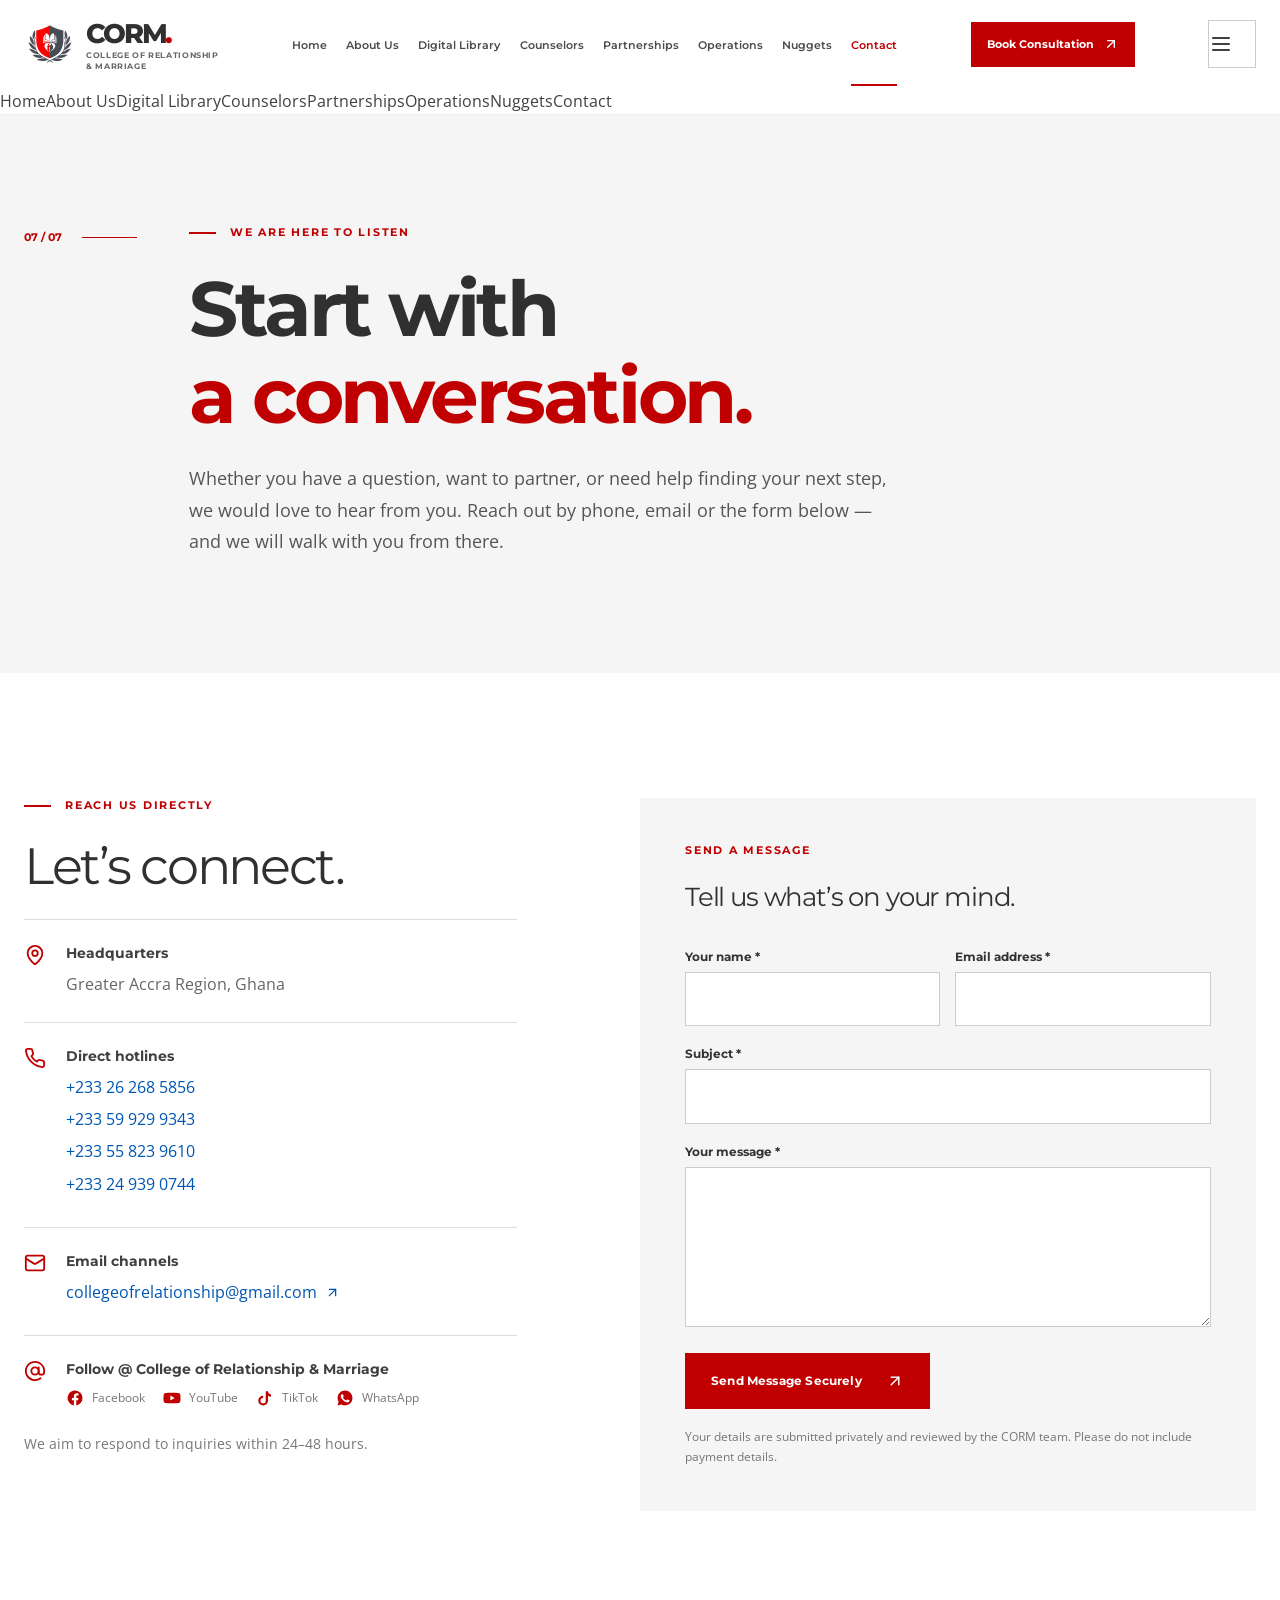
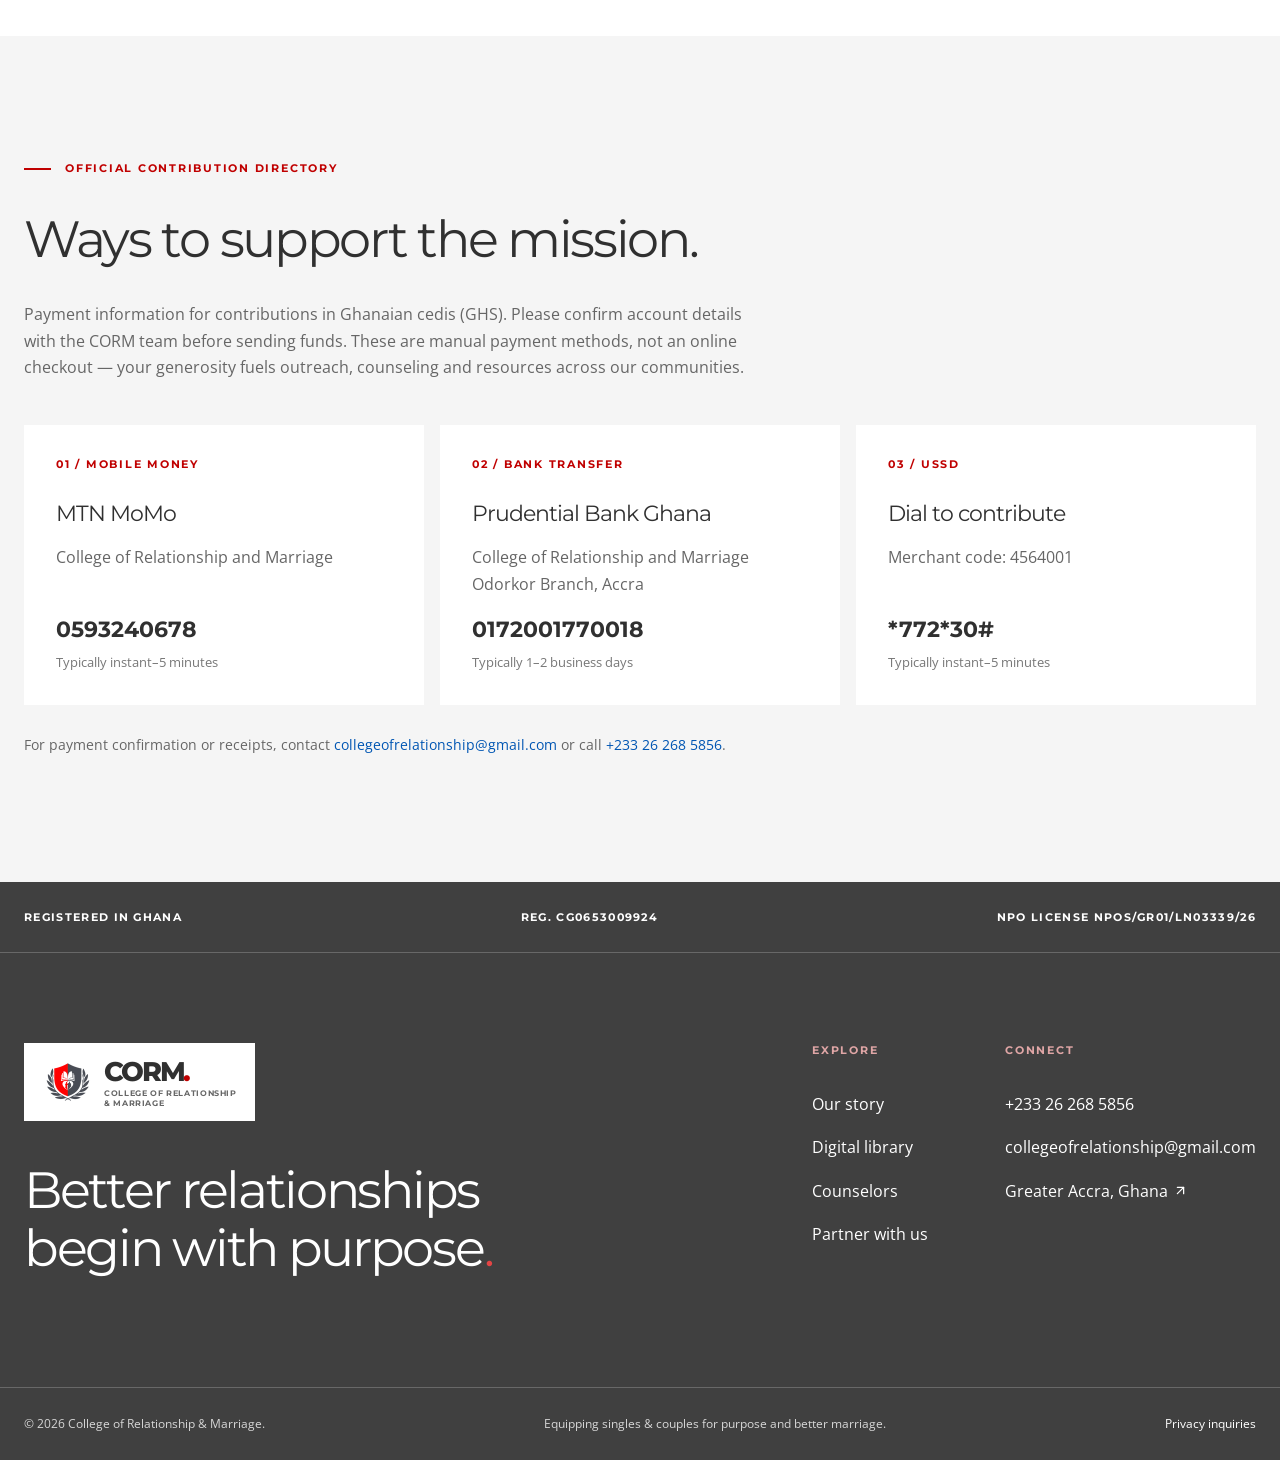
<file: contact.html>
<!doctype html>
<!DOCTYPE html>

<!DOCTYPE html>

<!DOCTYPE html>

<html lang="en" style=""><meta charset="utf-8"/>
<meta content="width=device-width, initial-scale=1.0" name="viewport"/>
<meta content="#404040" name="theme-color"/>
<meta content="Contact CORM in Greater Accra, Ghana and find official payment details for contributions in Ghanaian cedis." name="description"/>
<title>Contact &amp; Contributions | College of Relationship &amp; Marriage</title>
<style>:root{--sf-img-3: url("[data-uri]")}</style><style>@font-face{font-family:"Montserrat";font-style:normal;font-weight:400 800;src:url([data-uri])format("woff2");unicode-range:U+0000-00FF,U+0131,U+0152-0153,U+02BB-02BC,U+02C6,U+02DA,U+02DC,U+0304,U+0308,U+0329,U+2000-206F,U+20AC,U+2122,U+2191,U+2193,U+2212,U+2215,U+FEFF,U+FFFD}@font-face{font-family:"Open Sans";font-style:normal;font-weight:400;font-stretch:100%;src:url([data-uri])format("woff2");unicode-range:U+0000-00FF,U+0131,U+0152-0153,U+02BB-02BC,U+02C6,U+02DA,U+02DC,U+0304,U+0308,U+0329,U+2000-206F,U+20AC,U+2122,U+2191,U+2193,U+2212,U+2215,U+FEFF,U+FFFD}*,:before,:after,::backdrop{--tw-border-spacing-x:0;--tw-border-spacing-y:0;--tw-translate-x:0;--tw-translate-y:0;--tw-rotate:0;--tw-skew-x:0;--tw-skew-y:0;--tw-scale-x:1;--tw-scale-y:1;--tw-pan-x: ;--tw-pan-y: ;--tw-pinch-zoom: ;--tw-scroll-snap-strictness:proximity;--tw-gradient-from-position: ;--tw-gradient-via-position: ;--tw-gradient-to-position: ;--tw-ordinal: ;--tw-slashed-zero: ;--tw-numeric-figure: ;--tw-numeric-spacing: ;--tw-numeric-fraction: ;--tw-ring-inset: ;--tw-ring-offset-width:0px;--tw-ring-offset-color:#fff;--tw-ring-color:#3b82f680;--tw-ring-offset-shadow:0 0#0000;--tw-ring-shadow:0 0#0000;--tw-shadow:0 0#0000;--tw-shadow-colored:0 0#0000;--tw-blur: ;--tw-brightness: ;--tw-contrast: ;--tw-grayscale: ;--tw-hue-rotate: ;--tw-invert: ;--tw-saturate: ;--tw-sepia: ;--tw-drop-shadow: ;--tw-backdrop-blur: ;--tw-backdrop-brightness: ;--tw-backdrop-contrast: ;--tw-backdrop-grayscale: ;--tw-backdrop-hue-rotate: ;--tw-backdrop-invert: ;--tw-backdrop-opacity: ;--tw-backdrop-saturate: ;--tw-backdrop-sepia: ;--tw-contain-size: ;--tw-contain-layout: ;--tw-contain-paint: ;--tw-contain-style: }*,:before,:after{box-sizing:border-box;border:0 solid #e5e7eb}:before,:after{--tw-content:""}html,:host{-webkit-text-size-adjust:100%;tab-size:4;font-feature-settings:normal;font-variation-settings:normal;-webkit-tap-highlight-color:transparent;font-family:ui-sans-serif,system-ui,sans-serif,Apple Color Emoji,Segoe UI Emoji,Segoe UI Symbol,Noto Color Emoji;line-height:1.5}body{margin:0}h1,h2,h3{font-weight:inherit}a{color:inherit;-webkit-text-decoration:inherit;text-decoration:inherit}strong{font-weight:bolder}small{font-size:80%}button,input,textarea{font-feature-settings:inherit;font-variation-settings:inherit;font-family:inherit;font-size:100%;font-weight:inherit;line-height:inherit;letter-spacing:inherit;color:inherit;margin:0;padding:0}button{text-transform:none}button{-webkit-appearance:button;background-color:#0000;background-image:none}:-moz-focusring{outline:auto}:-moz-ui-invalid{box-shadow:none}::-webkit-inner-spin-button{height:auto}::-webkit-outer-spin-button{height:auto}::-webkit-search-decoration{-webkit-appearance:none}::-webkit-file-upload-button{-webkit-appearance:button;font:inherit}h1,h2,h3,p{margin:0}ol{margin:0;list-style:none}input::-moz-placeholder{opacity:1;color:#9ca3af}textarea::-moz-placeholder{opacity:1;color:#9ca3af}input::placeholder,textarea::placeholder{opacity:1;color:#9ca3af}:disabled{cursor:default}img,svg{vertical-align:middle;display:block}img{max-width:100%}:root{--background:0 0% 100%;--foreground:0 0% 3.9%;--card:0 0% 100%;--card-foreground:0 0% 3.9%;--popover:0 0% 100%;--popover-foreground:0 0% 3.9%;--primary:0 0% 9%;--primary-foreground:0 0% 98%;--secondary:0 0% 96.1%;--secondary-foreground:0 0% 9%;--muted:0 0% 96.1%;--muted-foreground:0 0% 45.1%;--accent:0 0% 96.1%;--accent-foreground:0 0% 9%;--destructive:0 84.2% 60.2%;--destructive-foreground:0 0% 98%;--border:0 0% 89.8%;--input:0 0% 89.8%;--ring:0 0% 3.9%;--chart-1:12 76% 61%;--chart-2:173 58% 39%;--chart-3:197 37% 24%;--chart-4:43 74% 66%;--chart-5:27 87% 67%;--radius:.5rem;--font-heading:ui-sans-serif,system-ui,sans-serif;--font-body:ui-sans-serif,system-ui,sans-serif;--font-display:ui-sans-serif,system-ui,sans-serif;--font-mono:ui-monospace,SFMono-Regular,Menlo,Monaco,Consolas,"Liberation Mono","Courier New",monospace;--sidebar-background:0 0% 98%;--sidebar-foreground:240 5.3% 26.1%;--sidebar-primary:240 5.9% 10%;--sidebar-primary-foreground:0 0% 98%;--sidebar-accent:240 4.8% 95.9%;--sidebar-accent-foreground:240 5.9% 10%;--sidebar-border:220 13% 91%;--sidebar-ring:217.2 91.2% 59.8%}*{border-color:hsl(var(--border));outline-color:hsl(var(--ring)/.5)}body{background-color:hsl(var(--background))}@media (width>=640px){.container{max-width:640px}}@media (width>=768px){.container{max-width:768px}}@media (width>=1024px){.container{max-width:1024px}}@media (width>=1280px){.container{max-width:1280px}}@media (width>=1536px){.container{max-width:1536px}}.fixed{position:fixed}.absolute{position:absolute}.relative{position:relative}.inset-0{inset:0}.top-0{top:0}.z-\[100\]{z-index:100}.block{display:block}.inline-block{display:inline-block}.flex{display:flex}.h-full{height:100%}.max-h-screen{max-height:100vh}.w-full{width:100%}@keyframes pulse{50%{opacity:.5}}@keyframes spin{to{transform:rotate(360deg)}}.flex-col-reverse{flex-direction:column-reverse}.overflow-hidden{overflow:hidden}.object-cover{-o-object-fit:cover;object-fit:cover}.p-4{padding:1rem}.text-\[\#e34545\]{--tw-text-opacity:1;color:rgb(227 69 69/var(--tw-text-opacity,1))}@keyframes enter{0%{opacity:var(--tw-enter-opacity,1);transform:translate3d(var(--tw-enter-translate-x,0),var(--tw-enter-translate-y,0),0) scale3d(var(--tw-enter-scale,1),var(--tw-enter-scale,1),var(--tw-enter-scale,1)) rotate(var(--tw-enter-rotate,0))}}@keyframes exit{to{opacity:var(--tw-exit-opacity,1);transform:translate3d(var(--tw-exit-translate-x,0),var(--tw-exit-translate-y,0),0) scale3d(var(--tw-exit-scale,1),var(--tw-exit-scale,1),var(--tw-exit-scale,1)) rotate(var(--tw-exit-rotate,0))}}:root{--font-heading:"Montserrat",sans-serif;--font-body:"Open Sans",sans-serif}html{scroll-behavior:smooth}body{color:#404040;font-family:Open Sans,sans-serif;font-size:16px;line-height:1.65}button,input,textarea{font:inherit}button{cursor:pointer}a,button,input,textarea{-webkit-tap-highlight-color:transparent}:focus-visible{outline-offset:3px;outline:3px solid #0056b3}::selection{color:#fff;background:#c00000}.container{width:min(100% - 48px,1240px);margin-inline:auto}.eyebrow{letter-spacing:.16em;text-transform:uppercase;font:700 11px/1.4 Montserrat,sans-serif;display:block}.red-thread{color:#c00000;align-items:center;gap:14px;display:flex}.red-thread:before{content:"";background:#c00000;flex:none;width:27px;height:2px;display:block}h1,h2,h3{letter-spacing:-.045em;color:#303030;font-family:Montserrat,sans-serif}em{color:#c00000;font-style:normal}.button{letter-spacing:.015em;border:1px solid #0000;justify-content:center;align-items:center;gap:24px;min-height:56px;padding:0 25px;font:700 12px Montserrat,sans-serif;text-decoration:none;transition:background .25s,color .25s,transform .25s;display:inline-flex}.button:hover{transform:translateY(-2px)}.button-red{color:#fff;background:#c00000}.button-red:hover{background:#9e0000}.button-red:disabled{opacity:.55;cursor:wait}.skip-link{z-index:100;background:#fff;padding:12px;position:absolute;top:-100px;left:20px}.skip-link:focus{top:12px}.site-header{z-index:40;background:#fff;border-bottom:1px solid #eee;position:relative}.header-inner{justify-content:space-between;align-items:center;gap:22px;width:min(100% - 48px,1380px);min-height:88px;margin:auto;display:flex}.brand{align-items:center;gap:10px;min-width:170px;display:flex}.brand-logo{flex:none;width:52px;height:52px}.brand-words{flex-direction:column;line-height:1;display:flex}.brand-words strong{letter-spacing:-.08em;color:#303030;font:800 27px Montserrat}.brand-dot{color:#c00000}.brand-words small{letter-spacing:.08em;color:#676767;font:700 8px/1.35 Montserrat}.desktop-nav{align-items:center;gap:clamp(11px,1.5vw,25px);display:flex}.desktop-nav a{white-space:nowrap;color:#4b4b4b;border-bottom:2px solid #0000;padding:35px 0 32px;font:600 11px Montserrat;text-decoration:none}.desktop-nav a:hover,.desktop-nav a.active{color:#c00000;border-color:#c00000}.header-cta{white-space:nowrap;color:#fff;background:#c00000;align-items:center;gap:9px;min-height:45px;padding:0 16px;font:700 11px Montserrat;text-decoration:none;display:inline-flex}.header-cta:hover{background:#9e0000}.menu-trigger{background:#fff;border:1px solid #ccc;justify-content:center;align-items:center;width:48px;height:48px}.site-footer{color:#fff;background:#404040}.footer-cert{letter-spacing:.12em;border-bottom:1px solid #ffffff35;flex-wrap:wrap;justify-content:space-between;gap:14px;max-width:1380px;margin:auto;padding:28px 24px;font:700 11px Montserrat;display:flex}.footer-main{justify-content:space-between;gap:60px;width:min(100% - 48px,1240px);margin:auto;padding:90px 0 110px;display:flex}.footer-brand-badge{background:#fff;padding:12px 18px;display:inline-block}.footer-main h2{color:#fff;margin-top:40px;font-size:clamp(32px,4vw,62px);line-height:1.13}.footer-links{gap:clamp(40px,6vw,100px);display:flex}.footer-links>div{flex-direction:column;align-items:flex-start;gap:17px;display:flex}.footer-links .eyebrow{color:#e0a6a6;margin-bottom:16px}.footer-links a,.footer-bottom a{color:#fff;align-items:center;gap:5px;text-decoration:none;display:inline-flex}.footer-links a:hover,.footer-bottom a:hover{text-decoration:underline}.footer-bottom{color:#d6d6d6;border-top:1px solid #ffffff35;flex-wrap:wrap;justify-content:space-between;gap:20px;padding:26px max(24px,50vw - 620px);font-size:12px;display:flex}.page-intro{background:#f5f5f5;padding:110px 0 115px}.page-intro-inner{grid-template-columns:140px 1fr;gap:25px;display:grid}.section-index{color:#c00000;white-space:nowrap;align-items:flex-start;gap:20px;padding-top:5px;font:700 11px Montserrat;display:flex}.index-rule{background:#c00000;width:55px;height:1px;margin-top:7px;display:block}.page-intro h1{margin:25px 0 24px;font-size:clamp(42px,6vw,84px);font-weight:700;line-height:1.13}.intro-description{color:#555;max-width:710px;font-size:18px;line-height:1.75}.section-space{padding-top:125px;padding-bottom:125px}.stone-section{background:#f5f5f5}.contact-details h2{margin:23px 0;font-size:clamp(34px,4vw,56px);line-height:1.17}.inquiry-form .form-grid{grid-template-columns:1fr 1fr;gap:20px 15px;display:grid}.field{flex-direction:column;gap:8px;display:flex}.field.wide{grid-column:1/-1}.field>span{color:#333;font:700 12px Montserrat}.field input,.field textarea{color:#303030;background:#fff;border:1px solid #ccc;border-radius:0;outline-color:#0056b3;width:100%;min-height:52px;padding:13px 14px}.field textarea{resize:vertical}.inquiry-form>.button{margin-top:26px}.form-note{color:#777;margin-top:18px;font-size:12px}.contact-layout{grid-template-columns:.8fr 1fr;gap:10%;display:grid}.contact-method{border-top:1px solid #ddd;gap:20px;padding:24px 0;display:flex}.contact-method>svg{color:#c00000;flex:none}.contact-method strong{margin-bottom:9px;font:700 14px Montserrat;display:block}.contact-method p{color:#666;margin:0}.contact-method a{color:#0056b3;align-items:center;gap:8px;margin:6px 0;text-decoration:none;display:flex}.contact-method a span{color:#777;font-size:12px}.contact-method a:hover{text-decoration:underline}.response-note{color:#777;font-size:14px}.social-links{flex-wrap:wrap;gap:8px 18px;margin-top:10px;display:flex}.social-links a{color:#0056b3;align-items:center;gap:8px;margin:0;text-decoration:none;display:inline-flex}.social-links a:hover{color:#c00000;text-decoration:underline}.social-links svg{color:#c00000;flex:none}.contact-form-wrap{background:#f5f5f5;padding:45px}.contact-form-wrap>.eyebrow{color:#c00000}.contact-form-wrap h3{margin:18px 0 30px;font-size:26px}.payment-head{max-width:720px}.payment-head h2{margin:20px 0;font-size:clamp(34px,4vw,55px)}.payment-head p{color:#666}.payment-grid{grid-template-columns:repeat(3,1fr);gap:16px;margin-top:45px;display:grid}.payment-grid article{background:#fff;flex-direction:column;min-height:280px;padding:32px;display:flex}.payment-grid .eyebrow{color:#c00000}.payment-grid h3{margin:23px 0 12px;font-size:22px}.payment-grid p{color:#666}.payment-grid strong{color:#303030;overflow-wrap:anywhere;margin-top:auto;font:700 22px Montserrat}.payment-grid small{color:#777;margin-top:9px}.payment-disclaimer{color:#666;margin-top:28px;font-size:14px}.payment-disclaimer a{color:#0056b3}@media (width<=1180px){.desktop-nav,.header-cta{display:none}.menu-trigger{display:flex}}@media (width<=767px){.container{width:min(100% - 36px,1240px)}.header-inner{width:calc(100% - 36px);min-height:75px}.page-intro{padding:70px 0 75px}.page-intro-inner{grid-template-columns:1fr;gap:16px}.page-intro h1{font-size:clamp(38px,10vw,59px)}.intro-description{font-size:16px}.section-space{padding-top:80px;padding-bottom:80px}.payment-grid{grid-template-columns:1fr}.contact-layout{grid-template-columns:1fr;gap:40px}.contact-form-wrap{padding:27px 20px}.contact-method a{flex-wrap:wrap}.footer-main{flex-direction:column;padding:70px 0}.footer-links{flex-wrap:wrap}.footer-cert{display:grid}}@media (width<=480px){.inquiry-form .form-grid{grid-template-columns:1fr}.field.wide{grid-column:auto}.footer-links{flex-direction:column}}@media (prefers-reduced-motion:reduce){*,:before,:after{scroll-behavior:auto!important;transition:none!important;animation:none!important}}.has-\[\:disabled\]\:opacity-50:has(:disabled){opacity:.5}@keyframes accordion-up{0%{height:var(--radix-accordion-content-height)}to{height:0}}@keyframes accordion-down{0%{height:0}to{height:var(--radix-accordion-content-height)}}@media (width>=640px){.sm\:bottom-0{bottom:0}.sm\:right-0{right:0}.sm\:top-auto{top:auto}.sm\:flex-col{flex-direction:column}}@media (width>=768px){.md\:max-w-\[420px\]{max-width:420px}}</style>
<meta content="CORM" property="og:title"/>
<meta content="The College of Relationship and Marriage provides faith-based guidance, counseling resources, and mentorship to help individuals and couples build purposeful, God-centered relationships." property="og:description"/>

<meta content="website" property="og:type"/>
<meta content="CORM" property="og:site_name"/>
<meta content="CORM" name="twitter:title"/>
<meta content="The College of Relationship and Marriage provides faith-based guidance, counseling resources, and mentorship to help individuals and couples build purposeful, God-centered relationships." name="twitter:description"/>

<meta content="summary_large_image" name="twitter:card"/>
<meta content="yes" name="mobile-web-app-capable"/>
<meta content="black" name="apple-mobile-web-app-status-bar-style"/>
<meta content="CORM" name="apple-mobile-web-app-title"/>
<script data-seo-source="builder" type="application/ld+json">{"name":"CORM","@context":"https://schema.org","@type":"WebSite"}</script>
<script data-seo-source="builder" type="application/ld+json">{"name":"CORM","@context":"https://schema.org","@type":"Organization"}</script>
<script data-corm-schema="" type="application/ld+json">{"@context":"https://schema.org","@type":"NGO","name":"College of Relationship and Marriage","alternateName":"CORM","description":"Contact CORM in Greater Accra, Ghana and find official payment details for contributions in Ghanaian cedis.","areaServed":"Ghana","address":{"@type":"PostalAddress","addressRegion":"Greater Accra","addressCountry":"GH"},"telephone":"+233262685856","email":"collegeofrelationship@gmail.com"}</script><meta content="no-referrer" name="referrer"/><link href="[data-uri]" rel="icon" type="image/png"/><meta content="default-src 'none'; font-src 'self' data:; img-src 'self' data:; style-src 'unsafe-inline'; media-src 'self' data:; script-src 'unsafe-inline' data:; object-src 'self' data:; frame-src 'self' data:; form-action 'none'; base-uri 'none';" http-equiv="content-security-policy"/>
<body>
<div id="root"><a class="skip-link" href="#main">Skip to content</a><header class="site-header"><div class="header-inner"><a aria-label="CORM home" href="index.html"><div aria-label="College of Relationship and Marriage" class="brand"><span class="inline-block relative brand-logo"><span class="block relative w-full h-full overflow-hidden"><img alt="CORM crest" class="w-full h-full inset-0 absolute object-cover" loading="lazy" src='data:image/svg+xml,&lt;svg xmlns="http://www.w3.org/2000/svg" width="52" height="52"&gt;&lt;rect fill-opacity="0"/&gt;&lt;/svg&gt;' style="background-blend-mode:normal!important;background-clip:content-box!important;background-position:50% 50%!important;background-color:rgba(0,0,0,0)!important;background-image:var(--sf-img-3)!important;background-size:cover!important;background-origin:content-box!important;background-repeat:no-repeat!important;background-attachment:scroll!important"/></span></span><div class="brand-words"><strong>CORM<span class="brand-dot">.</span></strong><small>COLLEGE OF RELATIONSHIP<br/>&amp; MARRIAGE</small></div></div></a><nav aria-label="Main navigation" class="desktop-nav"><a href="index.html">Home</a><a href="about.html">About Us</a><a href="library.html">Digital Library</a><a href="counselors.html">Counselors</a><a href="partnerships.html">Partnerships</a><a href="operations.html">Operations</a><a href="nuggets.html">Nuggets</a><a aria-current="page" class="active" href="contact.html">Contact</a></nav><a class="header-cta" href="counselors.html#request">Book Consultation <svg class="lucide lucide-arrow-up-right" fill="none" height="16" stroke="currentColor" stroke-linecap="round" stroke-linejoin="round" stroke-width="2" viewbox="0 0 24 24" width="16" xmlns="http://www.w3.org/2000/svg"><path d="M7 7h10v10"></path><path d="M7 17 17 7"></path></svg></a><button aria-controls="corm-mobile-nav" aria-expanded="false" aria-label="Open menu" class="menu-trigger corm-mobile-trigger" type="button"><svg class="lucide lucide-menu" fill="none" height="24" stroke="currentColor" stroke-linecap="round" stroke-linejoin="round" stroke-width="2" viewbox="0 0 24 24" width="24" xmlns="http://www.w3.org/2000/svg"><line x1="4" x2="20" y1="12" y2="12"></line><line x1="4" x2="20" y1="6" y2="6"></line><line x1="4" x2="20" y1="18" y2="18"></line></svg></button></div><nav aria-label="Main navigation" class="corm-mobile-nav" id="corm-mobile-nav"><a href="index.html">Home</a><a href="about.html">About Us</a><a href="library.html">Digital Library</a><a href="counselors.html">Counselors</a><a href="partnerships.html">Partnerships</a><a href="operations.html">Operations</a><a href="nuggets.html">Nuggets</a><a aria-current="page" class="active" href="contact.html">Contact</a></nav></header><main id="main"><section class="page-intro"><div class="container page-intro-inner"><div class="section-index"><span>07 / 07</span><span class="index-rule"></span></div><div><p class="eyebrow red-thread">WE ARE HERE TO LISTEN<h1>Start with<br/><em>a conversation.</em></h1><p class="intro-description">Whether you have a question, want to partner, or need help finding your next step, we would love to hear from you. Reach out by phone, email or the form below — and we will walk with you from there.</p></p></div></div></section><section class="container contact-layout section-space"><div class="contact-details"><span class="eyebrow red-thread">REACH US DIRECTLY</span><h2>Let’s connect.</h2><div class="contact-method"><svg class="lucide lucide-map-pin" fill="none" height="22" stroke="currentColor" stroke-linecap="round" stroke-linejoin="round" stroke-width="2" viewbox="0 0 24 24" width="22" xmlns="http://www.w3.org/2000/svg"><path d="M20 10c0 4.993-5.539 10.193-7.399 11.799a1 1 0 0 1-1.202 0C9.539 20.193 4 14.993 4 10a8 8 0 0 1 16 0"></path><circle cx="12" cy="10" r="3"></circle></svg><div><strong>Headquarters</strong><p>Greater Accra Region, Ghana</p></div></div><div class="contact-method"><svg class="lucide lucide-phone" fill="none" height="22" stroke="currentColor" stroke-linecap="round" stroke-linejoin="round" stroke-width="2" viewbox="0 0 24 24" width="22" xmlns="http://www.w3.org/2000/svg"><path d="M22 16.92v3a2 2 0 0 1-2.18 2 19.79 19.79 0 0 1-8.63-3.07 19.5 19.5 0 0 1-6-6 19.79 19.79 0 0 1-3.07-8.67A2 2 0 0 1 4.11 2h3a2 2 0 0 1 2 1.72 12.84 12.84 0 0 0 .7 2.81 2 2 0 0 1-.45 2.11L8.09 9.91a16 16 0 0 0 6 6l1.27-1.27a2 2 0 0 1 2.11-.45 12.84 12.84 0 0 0 2.81.7A2 2 0 0 1 22 16.92z"></path></svg><div><strong>Direct hotlines</strong><a href="tel:+233262685856">+233 26 268 5856</a><a href="tel:+233599299343">+233 59 929 9343</a><a href="tel:+233558239610">+233 55 823 9610</a><a href="tel:+233249390744">+233 24 939 0744</a></div></div><div class="contact-method"><svg class="lucide lucide-mail" fill="none" height="22" stroke="currentColor" stroke-linecap="round" stroke-linejoin="round" stroke-width="2" viewbox="0 0 24 24" width="22" xmlns="http://www.w3.org/2000/svg"><rect height="16" rx="2" width="20" x="2" y="4"></rect><path d="m22 7-8.97 5.7a1.94 1.94 0 0 1-2.06 0L2 7"></path></svg><div><strong>Email channels</strong><a href="mailto:collegeofrelationship@gmail.com">collegeofrelationship@gmail.com <svg class="lucide lucide-arrow-up-right" fill="none" height="15" stroke="currentColor" stroke-linecap="round" stroke-linejoin="round" stroke-width="2" viewbox="0 0 24 24" width="15" xmlns="http://www.w3.org/2000/svg"><path d="M7 7h10v10"></path><path d="M7 17 17 7"></path></svg></a></div></div><div class="contact-method"><svg class="lucide lucide-at-sign" fill="none" height="22" stroke="currentColor" stroke-linecap="round" stroke-linejoin="round" stroke-width="2" viewbox="0 0 24 24" width="22" xmlns="http://www.w3.org/2000/svg"><circle cx="12" cy="12" r="4"></circle><path d="M16 8v5a3 3 0 0 0 6 0v-1a10 10 0 1 0-4 8"></path></svg><div><strong>Follow @ College of Relationship &amp; Marriage</strong><div class="social-links"><a href="https://web.facebook.com/cormgh" rel="noopener noreferrer" target="_blank"><svg aria-hidden="true" fill="currentColor" height="18" viewbox="0 0 24 24" width="18"><path d="M22 12a10 10 0 1 0-11.5 9.9v-7H7.9V12h2.6V9.8c0-2.6 1.5-4 3.9-4 1.1 0 2.3.2 2.3.2v2.5h-1.3c-1.3 0-1.7.8-1.7 1.6V12h2.9l-.5 2.9h-2.4v7A10 10 0 0 0 22 12Z"></path></svg><span>Facebook</span></a><a href="https://www.youtube.com/@cormgh" rel="noopener noreferrer" target="_blank"><svg aria-hidden="true" fill="currentColor" height="18" viewbox="0 0 24 24" width="18"><path d="M23 7.5a3 3 0 0 0-2.1-2.1C19 5 12 5 12 5s-7 0-8.9.4A3 3 0 0 0 1 7.5 31 31 0 0 0 .6 12 31 31 0 0 0 1 16.5a3 3 0 0 0 2.1 2.1C5 19 12 19 12 19s7 0 8.9-.4a3 3 0 0 0 2.1-2.1A31 31 0 0 0 23.4 12 31 31 0 0 0 23 7.5ZM9.8 15.3V8.7l5.7 3.3-5.7 3.3Z"></path></svg><span>YouTube</span></a><a href="https://www.tiktok.com/@cormgh" rel="noopener noreferrer" target="_blank"><svg aria-hidden="true" fill="currentColor" height="18" viewbox="0 0 24 24" width="18"><path d="M16 3c.3 2.3 1.7 4 4 4.3v3c-1.5 0-2.9-.5-4-1.3v6.5A6.5 6.5 0 1 1 9.5 9v3a3.5 3.5 0 1 0 3.5 3.5V3h3Z"></path></svg><span>TikTok</span></a><a href="https://chat.whatsapp.com/CEN6d5lbdoD8GXteRB6KoG" rel="noopener noreferrer" target="_blank"><svg aria-hidden="true" fill="currentColor" height="18" viewbox="0 0 24 24" width="18"><path d="M12.04 2C6.58 2 2.13 6.45 2.13 11.91c0 1.75.46 3.45 1.32 4.95L2 22l5.25-1.38c1.45.79 3.08 1.21 4.79 1.21 5.46 0 9.91-4.45 9.91-9.91C21.95 6.45 17.5 2 12.04 2Zm5.8 14.4c-.24.68-1.42 1.31-1.95 1.36-.5.05-1.13.07-1.82-.11-.42-.13-.96-.31-1.65-.61-2.9-1.25-4.8-4.17-4.95-4.37-.15-.2-1.18-1.57-1.18-3 0-1.43.75-2.13 1.02-2.42.27-.29.59-.36.79-.36.2 0 .39 0 .56.01.18.01.42-.07.66.5.24.59.83 2.03.9 2.18.07.15.12.32.02.51-.1.2-.15.32-.29.49-.15.17-.3.39-.43.52-.15.15-.3.31-.13.6.17.29.76 1.25 1.63 2.03 1.12 1 2.06 1.31 2.35 1.46.29.15.46.13.63-.08.17-.2.68-.79.86-1.06.18-.27.36-.22.61-.13.25.09 1.58.74 1.85.88.27.13.45.2.52.31.07.11.07.64-.17 1.32Z"></path></svg><span>WhatsApp</span></a></div></div></div><p class="response-note">We aim to respond to inquiries within 24–48 hours.</p></div><div class="contact-form-wrap"><span class="eyebrow">SEND A MESSAGE</span><h3>Tell us what’s on your mind.</h3><form class="inquiry-form"><div class="form-grid"><label class="field"><span>Your name *</span><input maxlength="120" placeholder="" required="" type="text" value=""/></label><label class="field"><span>Email address *</span><input maxlength="200" placeholder="" required="" type="email" value=""/></label><label class="field wide"><span>Subject *</span><input maxlength="120" placeholder="" required="" type="text" value=""/></label><label class="field wide"><span>Your message *</span><textarea maxlength="2000" minlength="10" placeholder="" required="" rows="5"></textarea></label></div><button class="button button-red" type="submit">Send Message Securely<svg class="lucide lucide-arrow-up-right" fill="none" height="18" stroke="currentColor" stroke-linecap="round" stroke-linejoin="round" stroke-width="2" viewbox="0 0 24 24" width="18" xmlns="http://www.w3.org/2000/svg"><path d="M7 7h10v10"></path><path d="M7 17 17 7"></path></svg></button><p class="form-note">Your details are submitted privately and reviewed by the CORM team. Please do not include payment details.</p></form></div></section><section class="stone-section section-space"><div class="container"><div class="payment-head"><span class="eyebrow red-thread">OFFICIAL CONTRIBUTION DIRECTORY</span><h2>Ways to support the mission.</h2><p>Payment information for contributions in Ghanaian cedis (GHS). Please confirm account details with the CORM team before sending funds. These are manual payment methods, not an online checkout — your generosity fuels outreach, counseling and resources across our communities.</p></div><div class="payment-grid"><article><span class="eyebrow">01 / MOBILE MONEY</span><h3>MTN MoMo</h3><p>College of Relationship and Marriage</p><strong>0593240678</strong><small>Typically instant–5 minutes</small></article><article><span class="eyebrow">02 / BANK TRANSFER</span><h3>Prudential Bank Ghana</h3><p>College of Relationship and Marriage<br/>Odorkor Branch, Accra</p><strong>0172001770018</strong><small>Typically 1–2 business days</small></article><article><span class="eyebrow">03 / USSD</span><h3>Dial to contribute</h3><p>Merchant code: 4564001</p><strong>*772*30#</strong><small>Typically instant–5 minutes</small></article></div><p class="payment-disclaimer">For payment confirmation or receipts, contact <a href="mailto:collegeofrelationship@gmail.com">collegeofrelationship@gmail.com</a> or call <a href="tel:+233262685856">+233 26 268 5856</a>.</p></div></section></main><footer class="site-footer"><div class="footer-cert"><span>REGISTERED IN GHANA</span><span>REG. CG0653009924</span><span>NPO LICENSE NPOS/GR01/LN03339/26</span></div><div class="footer-main"><div><div class="footer-brand-badge"><div aria-label="College of Relationship and Marriage" class="brand"><span class="inline-block relative brand-logo"><span class="block relative w-full h-full overflow-hidden"><img alt="CORM crest" class="w-full h-full inset-0 absolute object-cover" loading="lazy" src='data:image/svg+xml,&lt;svg xmlns="http://www.w3.org/2000/svg" width="52" height="52"&gt;&lt;rect fill-opacity="0"/&gt;&lt;/svg&gt;' style="background-blend-mode:normal!important;background-clip:content-box!important;background-position:50% 50%!important;background-color:rgba(0,0,0,0)!important;background-image:var(--sf-img-3)!important;background-size:cover!important;background-origin:content-box!important;background-repeat:no-repeat!important;background-attachment:scroll!important"/></span></span><div class="brand-words"><strong>CORM<span class="brand-dot">.</span></strong><small>COLLEGE OF RELATIONSHIP<br/>&amp; MARRIAGE</small></div></div></div><h2>Better relationships<br/>begin with purpose<span class="text-[#e34545]">.</span></h2></div><div class="footer-links"><div><span class="eyebrow">EXPLORE</span><a href="about.html">Our story</a><a href="library.html">Digital library</a><a href="counselors.html">Counselors</a><a href="partnerships.html">Partner with us</a></div><div><span class="eyebrow">CONNECT</span><a href="tel:+233262685856">+233 26 268 5856</a><a href="mailto:collegeofrelationship@gmail.com">collegeofrelationship@gmail.com</a><a href="contact.html">Greater Accra, Ghana <svg class="lucide lucide-arrow-up-right" fill="none" height="15" stroke="currentColor" stroke-linecap="round" stroke-linejoin="round" stroke-width="2" viewbox="0 0 24 24" width="15" xmlns="http://www.w3.org/2000/svg"><path d="M7 7h10v10"></path><path d="M7 17 17 7"></path></svg></a></div></div></div><div class="footer-bottom"><span>© 2026 College of Relationship &amp; Marriage.</span><span>Equipping singles &amp; couples for purpose and better marriage.</span><a href="mailto:collegeofrelationship@gmail.com?subject=Privacy%20inquiry">Privacy inquiries</a></div></footer><div aria-label="Notifications (F8)" role="region" style="pointer-events:none" tabindex="-1"><ol class="fixed top-0 z-[100] flex max-h-screen w-full flex-col-reverse p-4 sm:bottom-0 sm:right-0 sm:top-auto sm:flex-col md:max-w-[420px]" tabindex="-1"></ol></div></div>
<script defer="True" src="site.js"></script></body></html>
</file>
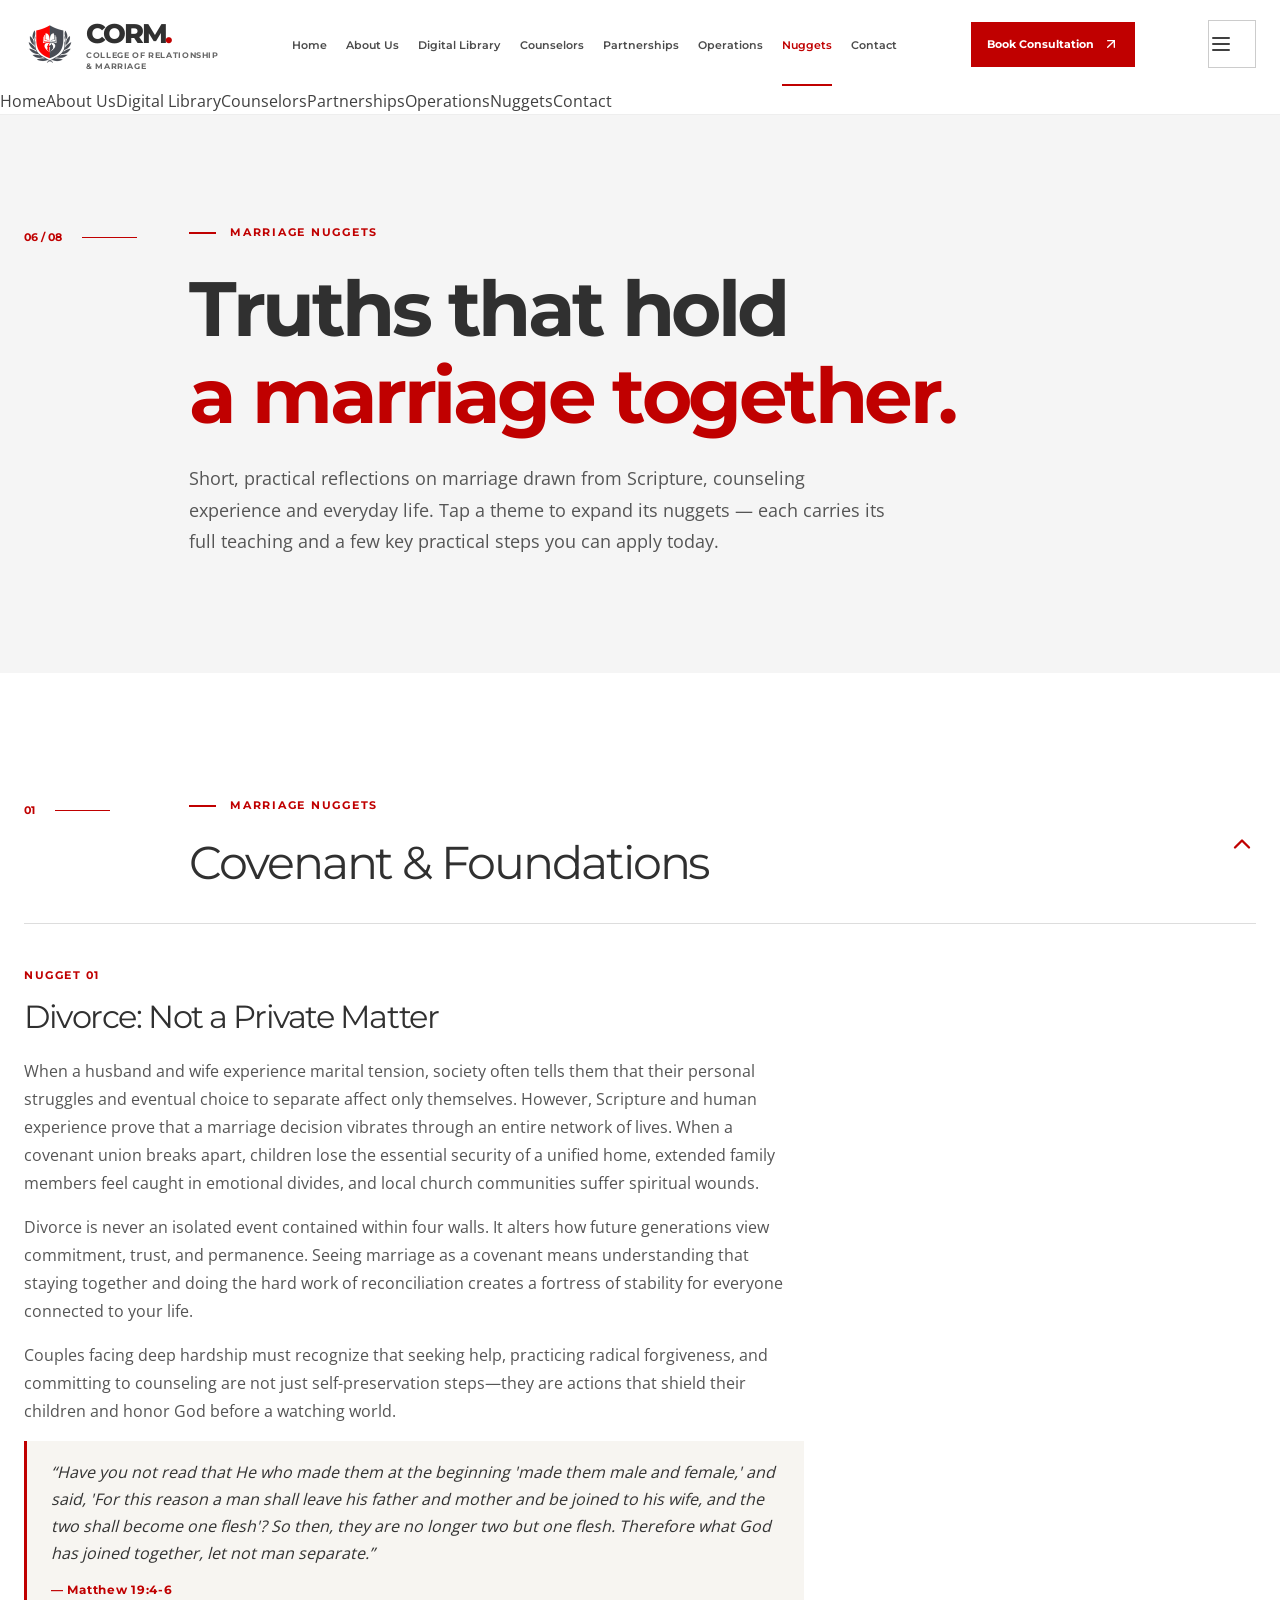
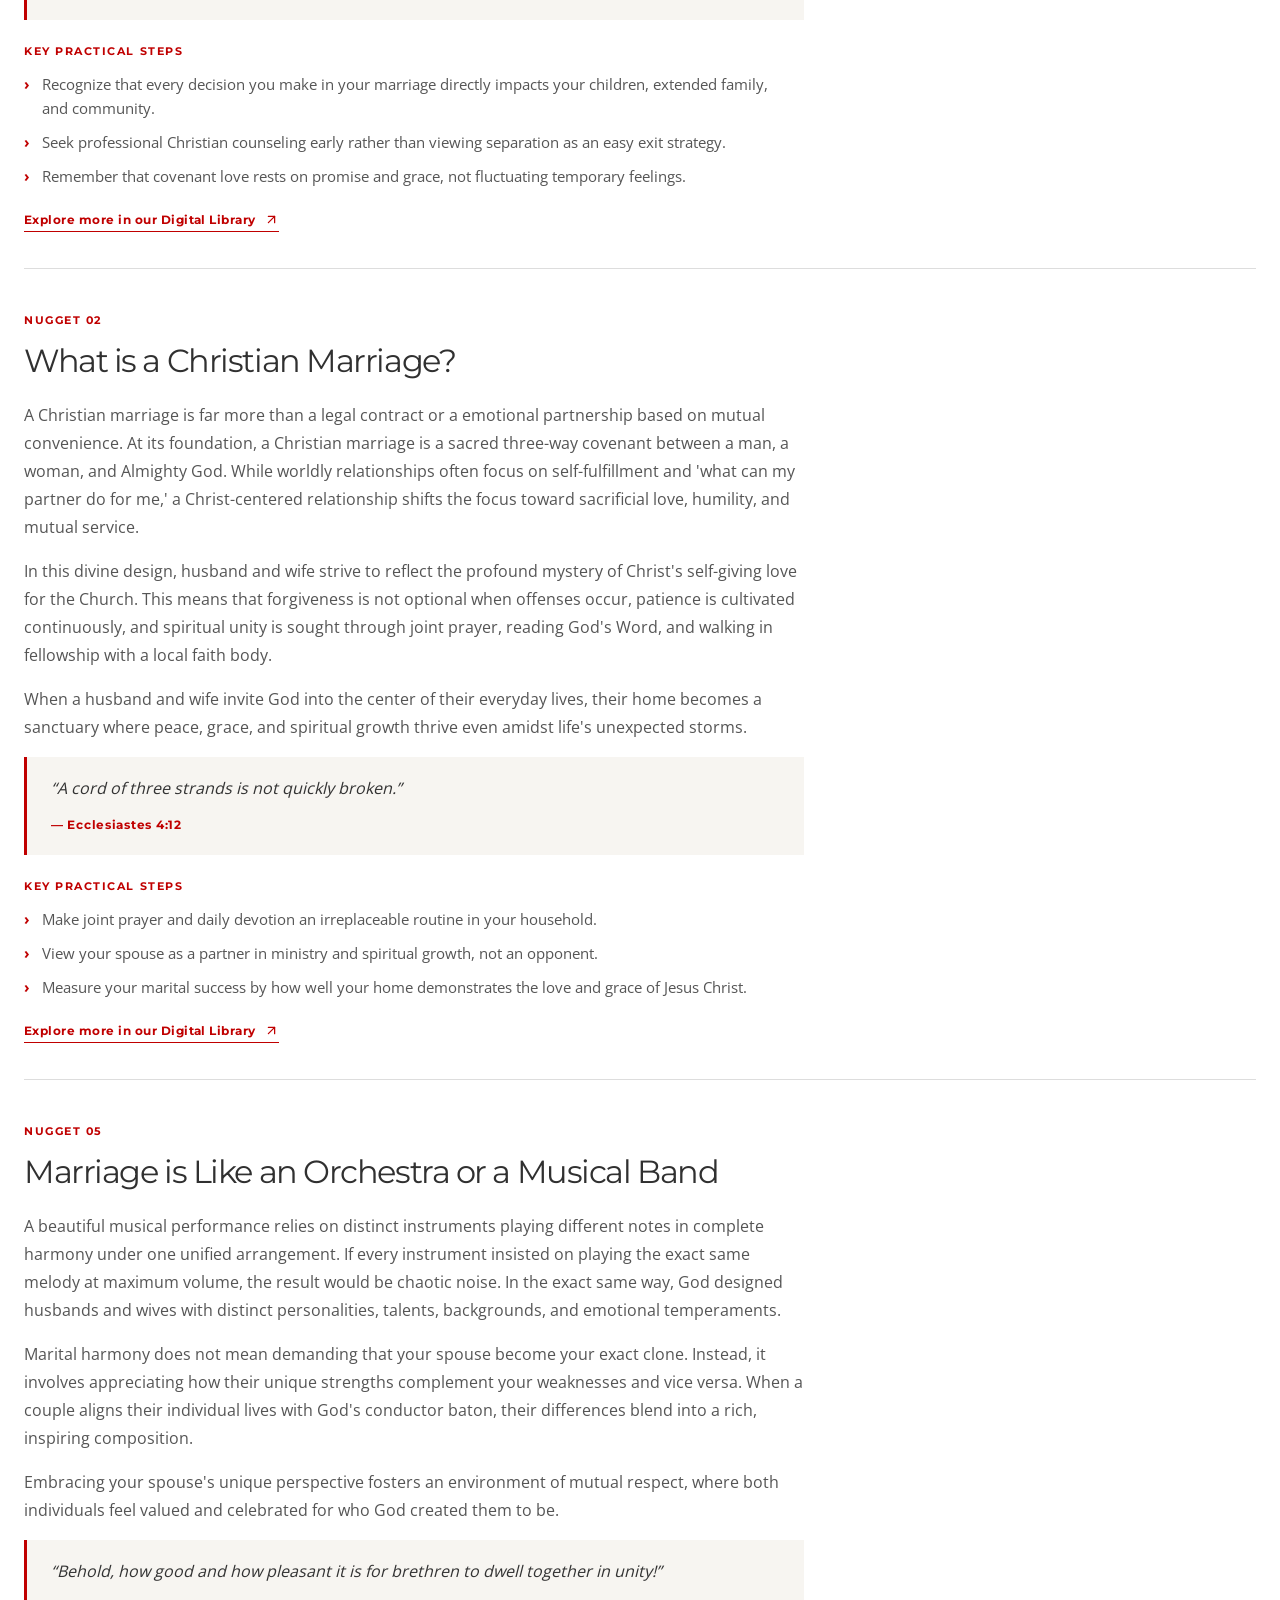
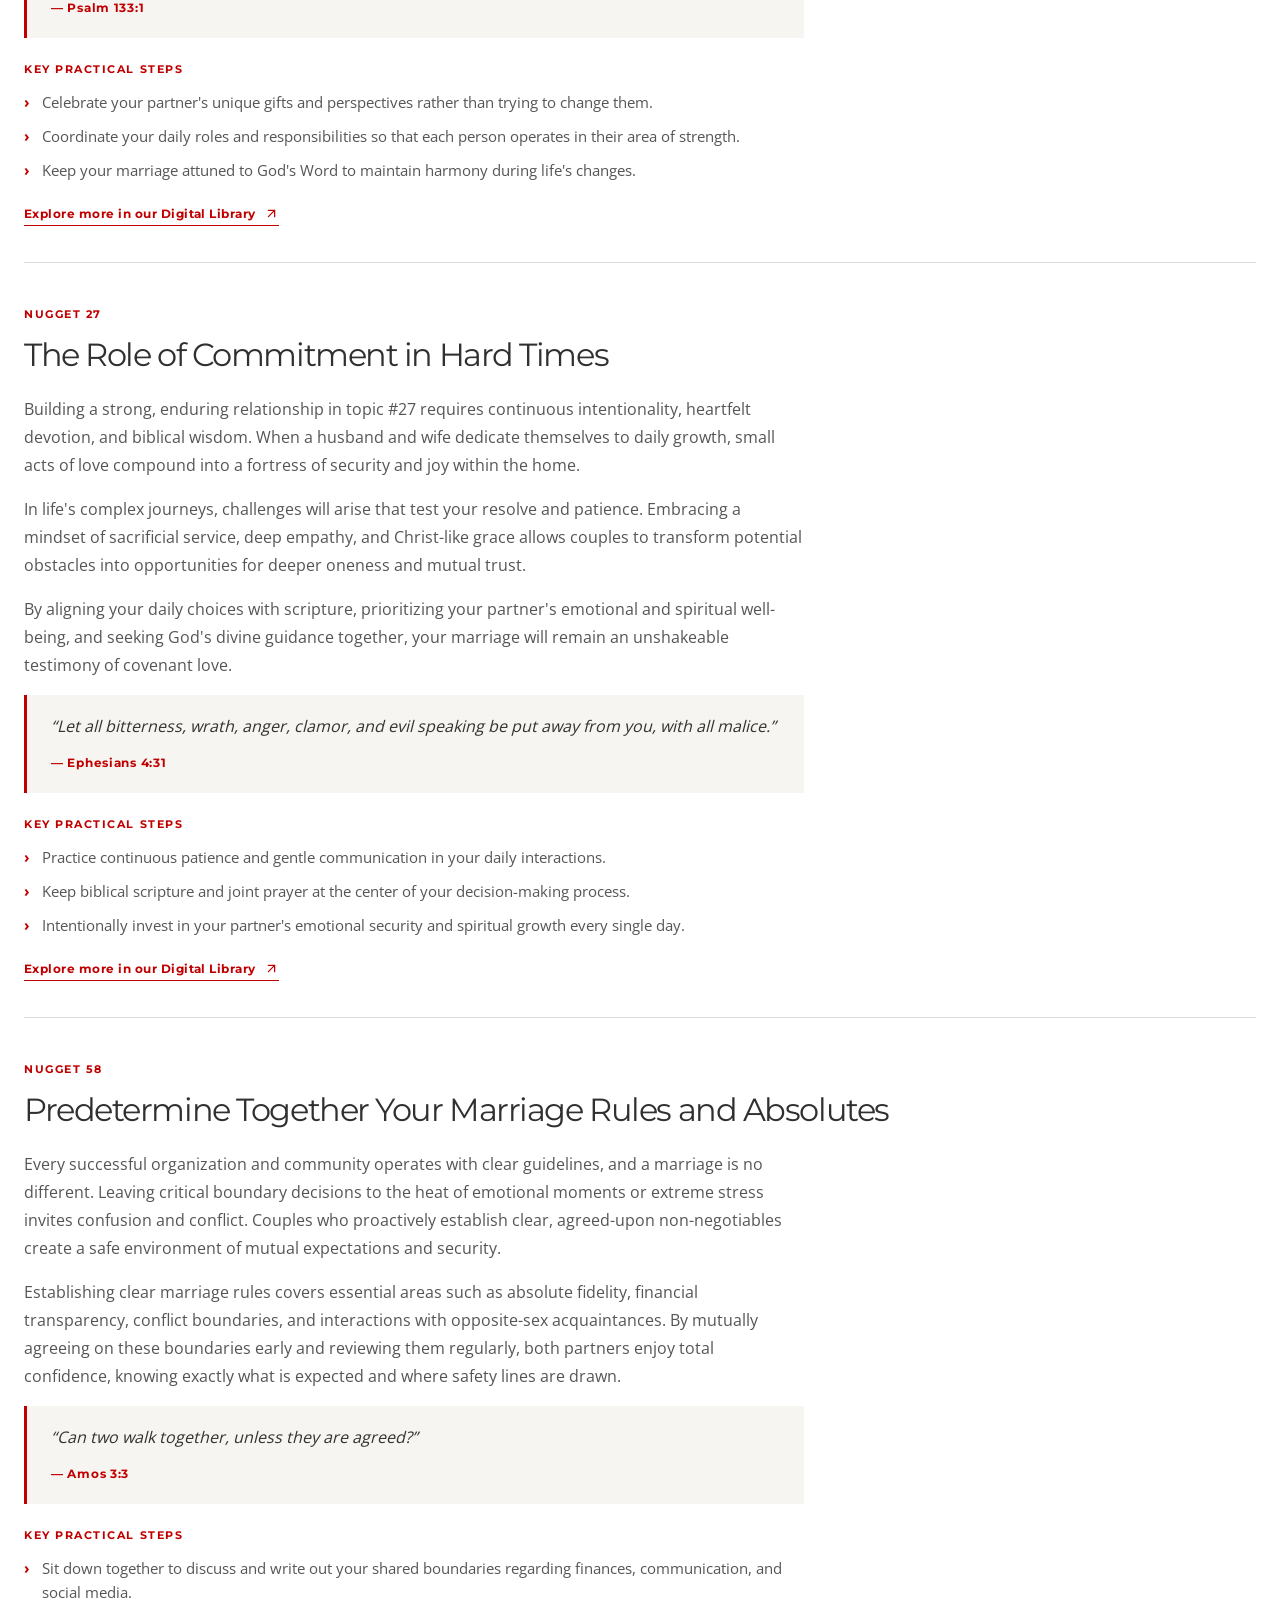
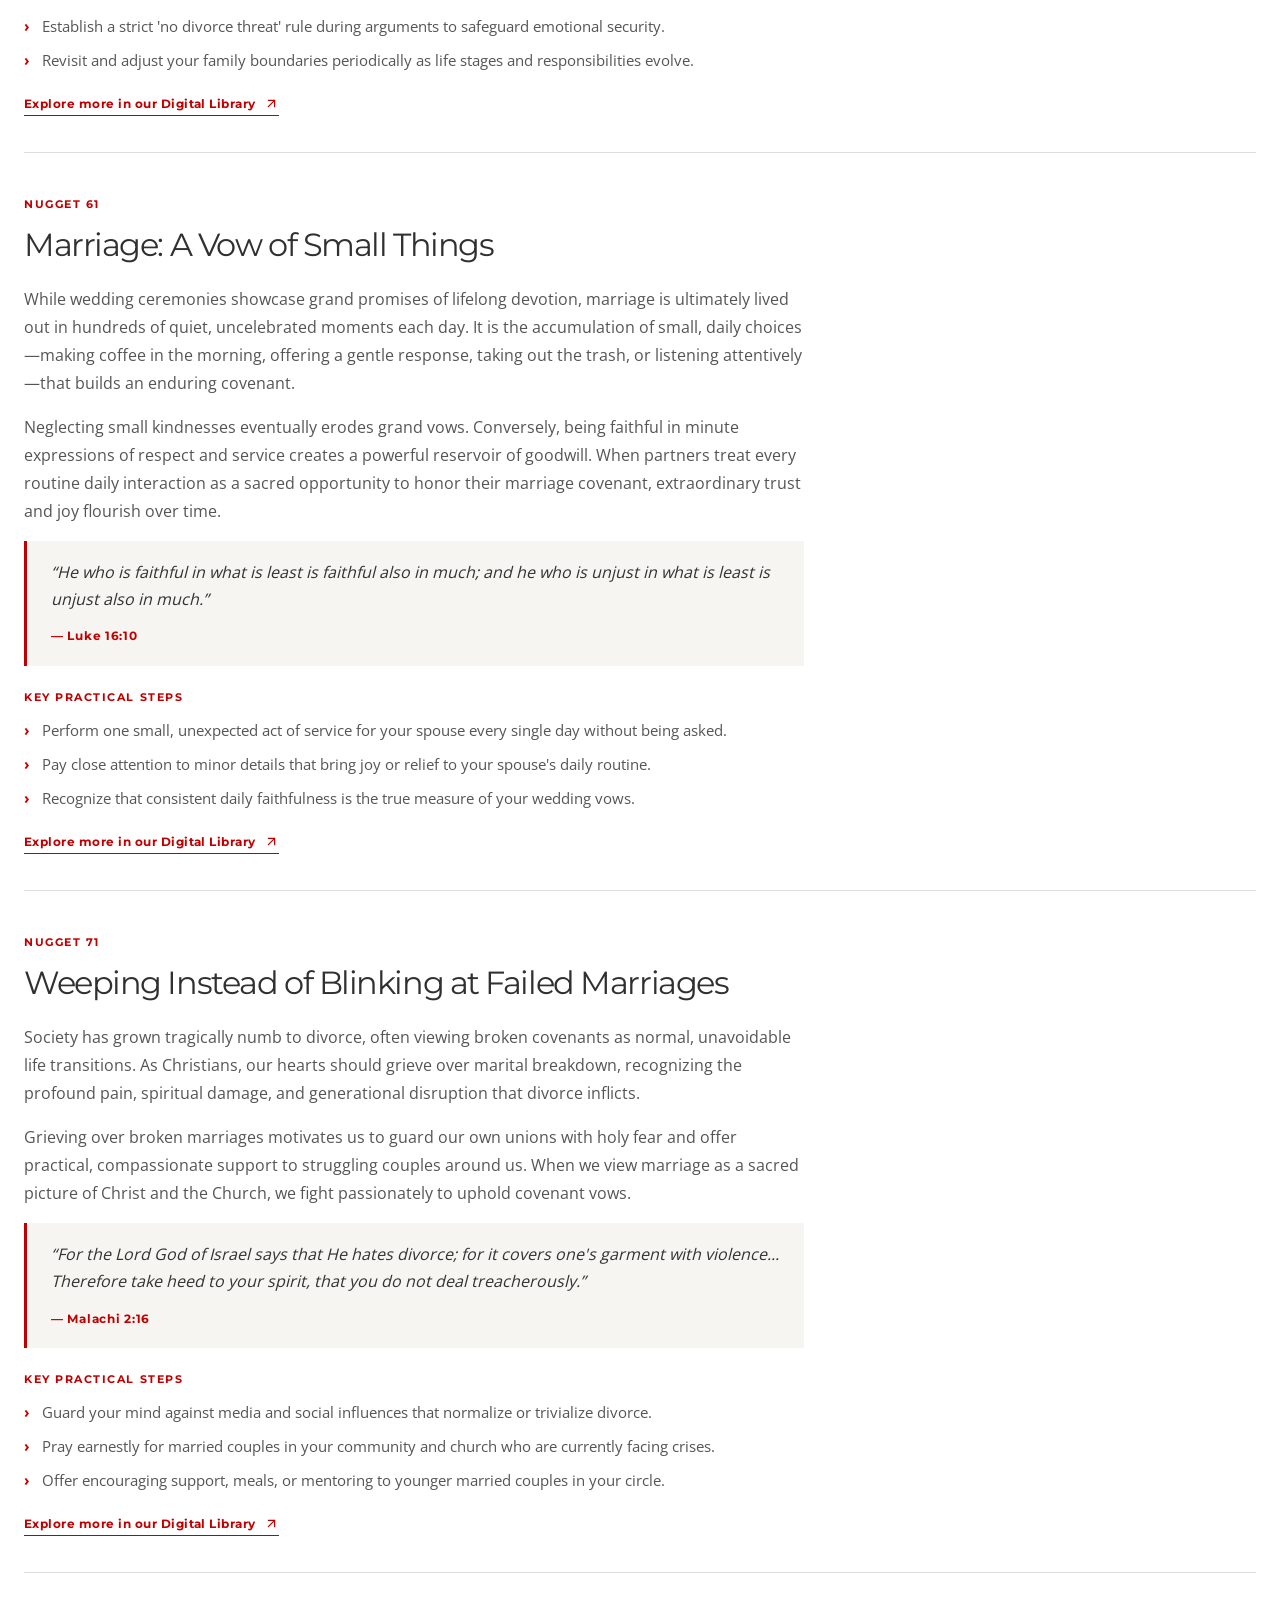
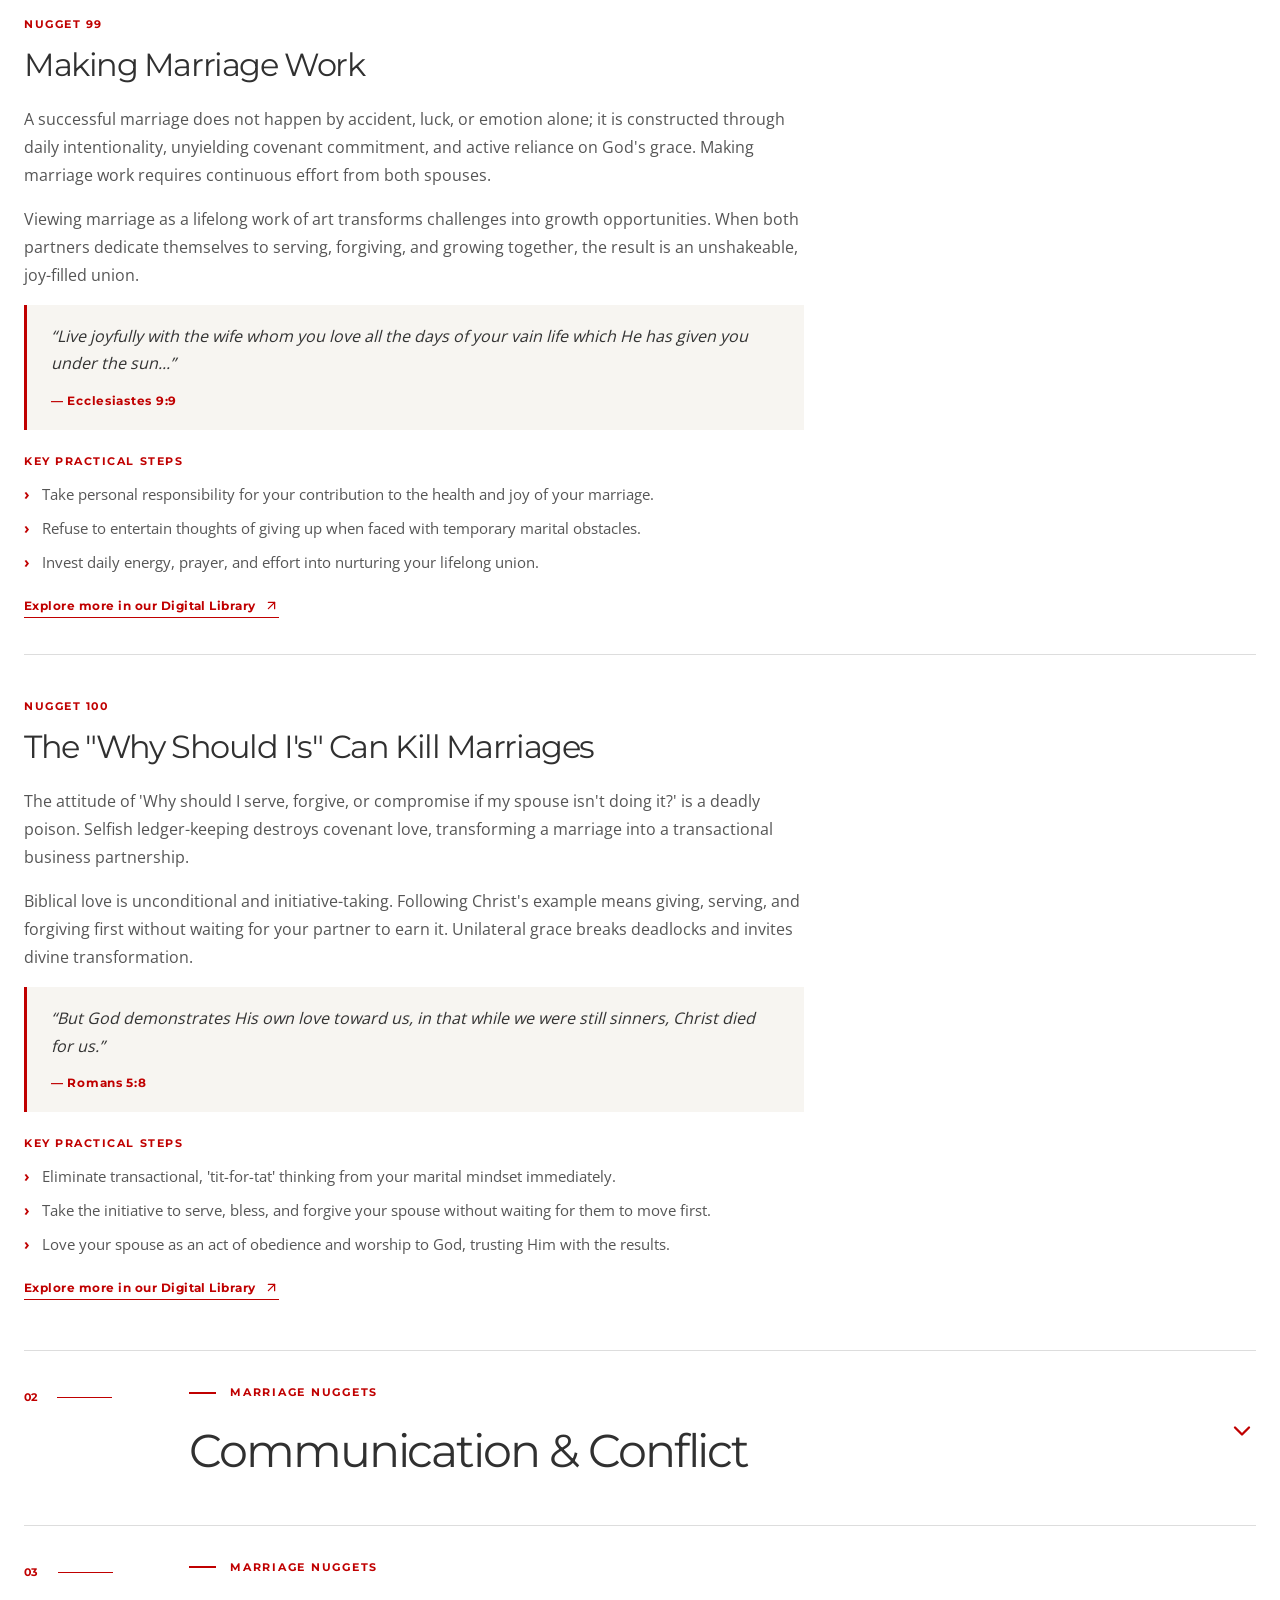
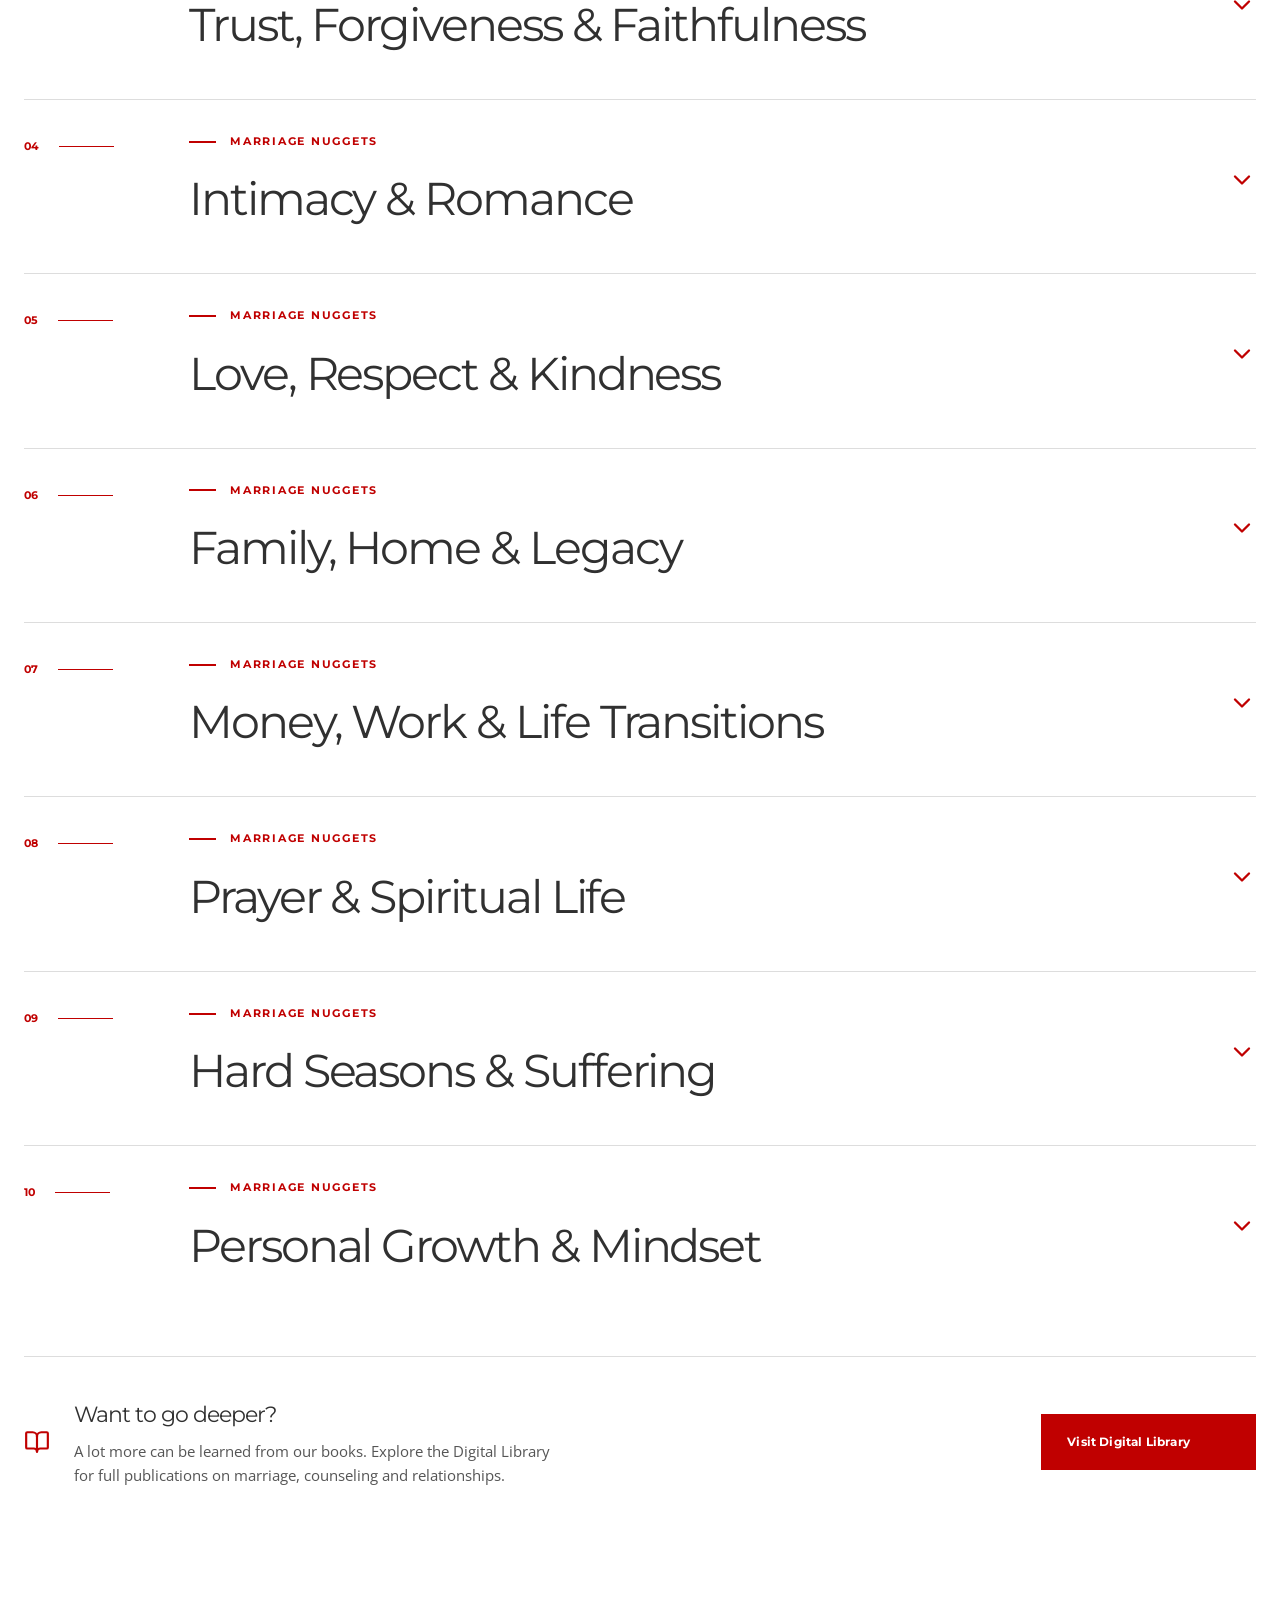
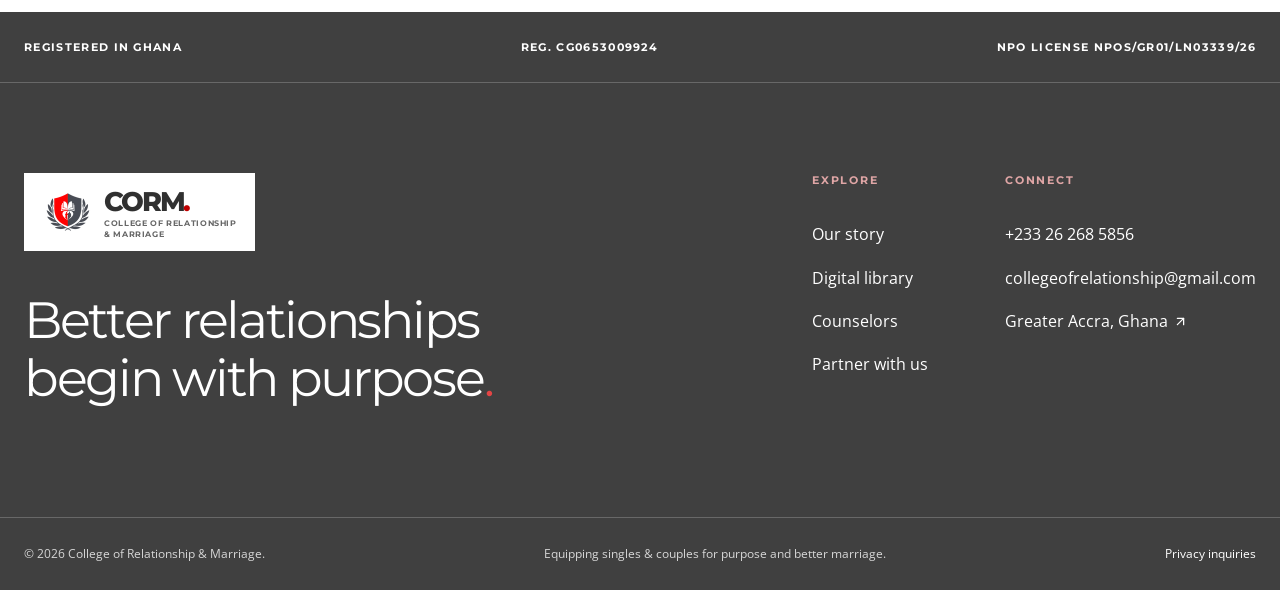
<file: nuggets.html>
<!doctype html>
<!DOCTYPE html>

<!DOCTYPE html>

<!DOCTYPE html>

<html lang="en" style=""><meta charset="utf-8"/>
<meta content="width=device-width, initial-scale=1.0" name="viewport"/>
<meta content="#404040" name="theme-color"/>
<meta content="A growing collection of practical, biblical reflections on marriage and relationships from the College of Relationship &amp; Marriage — organized by theme, preserved in full." name="description"/>
<title>Nuggets | College of Relationship &amp; Marriage</title>
<style>:root{--sf-img-3: url("[data-uri]")}</style><style>@font-face{font-family:"Montserrat";font-style:normal;font-weight:400 800;src:url([data-uri])format("woff2");unicode-range:U+0000-00FF,U+0131,U+0152-0153,U+02BB-02BC,U+02C6,U+02DA,U+02DC,U+0304,U+0308,U+0329,U+2000-206F,U+20AC,U+2122,U+2191,U+2193,U+2212,U+2215,U+FEFF,U+FFFD}@font-face{font-family:"Open Sans";font-style:normal;font-weight:400 700;font-stretch:100%;src:url([data-uri])format("woff2");unicode-range:U+0000-00FF,U+0131,U+0152-0153,U+02BB-02BC,U+02C6,U+02DA,U+02DC,U+0304,U+0308,U+0329,U+2000-206F,U+20AC,U+2122,U+2191,U+2193,U+2212,U+2215,U+FEFF,U+FFFD}*,:before,:after,::backdrop{--tw-border-spacing-x:0;--tw-border-spacing-y:0;--tw-translate-x:0;--tw-translate-y:0;--tw-rotate:0;--tw-skew-x:0;--tw-skew-y:0;--tw-scale-x:1;--tw-scale-y:1;--tw-pan-x: ;--tw-pan-y: ;--tw-pinch-zoom: ;--tw-scroll-snap-strictness:proximity;--tw-gradient-from-position: ;--tw-gradient-via-position: ;--tw-gradient-to-position: ;--tw-ordinal: ;--tw-slashed-zero: ;--tw-numeric-figure: ;--tw-numeric-spacing: ;--tw-numeric-fraction: ;--tw-ring-inset: ;--tw-ring-offset-width:0px;--tw-ring-offset-color:#fff;--tw-ring-color:#3b82f680;--tw-ring-offset-shadow:0 0#0000;--tw-ring-shadow:0 0#0000;--tw-shadow:0 0#0000;--tw-shadow-colored:0 0#0000;--tw-blur: ;--tw-brightness: ;--tw-contrast: ;--tw-grayscale: ;--tw-hue-rotate: ;--tw-invert: ;--tw-saturate: ;--tw-sepia: ;--tw-drop-shadow: ;--tw-backdrop-blur: ;--tw-backdrop-brightness: ;--tw-backdrop-contrast: ;--tw-backdrop-grayscale: ;--tw-backdrop-hue-rotate: ;--tw-backdrop-invert: ;--tw-backdrop-opacity: ;--tw-backdrop-saturate: ;--tw-backdrop-sepia: ;--tw-contain-size: ;--tw-contain-layout: ;--tw-contain-paint: ;--tw-contain-style: }*,:before,:after{box-sizing:border-box;border:0 solid #e5e7eb}:before,:after{--tw-content:""}html,:host{-webkit-text-size-adjust:100%;tab-size:4;font-feature-settings:normal;font-variation-settings:normal;-webkit-tap-highlight-color:transparent;font-family:ui-sans-serif,system-ui,sans-serif,Apple Color Emoji,Segoe UI Emoji,Segoe UI Symbol,Noto Color Emoji;line-height:1.5}body{margin:0}h1,h2,h3{font-weight:inherit}a{color:inherit;-webkit-text-decoration:inherit;text-decoration:inherit}strong{font-weight:bolder}small{font-size:80%}button{font-feature-settings:inherit;font-variation-settings:inherit;font-family:inherit;font-size:100%;font-weight:inherit;line-height:inherit;letter-spacing:inherit;color:inherit;margin:0;padding:0}button{text-transform:none}button{-webkit-appearance:button;background-color:#0000;background-image:none}:-moz-focusring{outline:auto}:-moz-ui-invalid{box-shadow:none}::-webkit-inner-spin-button{height:auto}::-webkit-outer-spin-button{height:auto}::-webkit-search-decoration{-webkit-appearance:none}::-webkit-file-upload-button{-webkit-appearance:button;font:inherit}blockquote,h1,h2,h3,p{margin:0}ol,ul{margin:0;list-style:none}input::-moz-placeholder{opacity:1;color:#9ca3af}textarea::-moz-placeholder{opacity:1;color:#9ca3af}:disabled{cursor:default}img,svg{vertical-align:middle;display:block}img{max-width:100%}:root{--background:0 0% 100%;--foreground:0 0% 3.9%;--card:0 0% 100%;--card-foreground:0 0% 3.9%;--popover:0 0% 100%;--popover-foreground:0 0% 3.9%;--primary:0 0% 9%;--primary-foreground:0 0% 98%;--secondary:0 0% 96.1%;--secondary-foreground:0 0% 9%;--muted:0 0% 96.1%;--muted-foreground:0 0% 45.1%;--accent:0 0% 96.1%;--accent-foreground:0 0% 9%;--destructive:0 84.2% 60.2%;--destructive-foreground:0 0% 98%;--border:0 0% 89.8%;--input:0 0% 89.8%;--ring:0 0% 3.9%;--chart-1:12 76% 61%;--chart-2:173 58% 39%;--chart-3:197 37% 24%;--chart-4:43 74% 66%;--chart-5:27 87% 67%;--radius:.5rem;--font-heading:ui-sans-serif,system-ui,sans-serif;--font-body:ui-sans-serif,system-ui,sans-serif;--font-display:ui-sans-serif,system-ui,sans-serif;--font-mono:ui-monospace,SFMono-Regular,Menlo,Monaco,Consolas,"Liberation Mono","Courier New",monospace;--sidebar-background:0 0% 98%;--sidebar-foreground:240 5.3% 26.1%;--sidebar-primary:240 5.9% 10%;--sidebar-primary-foreground:0 0% 98%;--sidebar-accent:240 4.8% 95.9%;--sidebar-accent-foreground:240 5.9% 10%;--sidebar-border:220 13% 91%;--sidebar-ring:217.2 91.2% 59.8%}*{border-color:hsl(var(--border));outline-color:hsl(var(--ring)/.5)}body{background-color:hsl(var(--background))}@media (width>=640px){.container{max-width:640px}}@media (width>=768px){.container{max-width:768px}}@media (width>=1024px){.container{max-width:1024px}}@media (width>=1280px){.container{max-width:1280px}}@media (width>=1536px){.container{max-width:1536px}}.fixed{position:fixed}.absolute{position:absolute}.relative{position:relative}.inset-0{inset:0}.top-0{top:0}.z-\[100\]{z-index:100}.block{display:block}.inline-block{display:inline-block}.flex{display:flex}.h-full{height:100%}.max-h-screen{max-height:100vh}.w-full{width:100%}@keyframes pulse{50%{opacity:.5}}@keyframes spin{to{transform:rotate(360deg)}}.flex-col-reverse{flex-direction:column-reverse}.overflow-hidden{overflow:hidden}.object-cover{-o-object-fit:cover;object-fit:cover}.p-4{padding:1rem}.text-\[\#e34545\]{--tw-text-opacity:1;color:rgb(227 69 69/var(--tw-text-opacity,1))}@keyframes enter{0%{opacity:var(--tw-enter-opacity,1);transform:translate3d(var(--tw-enter-translate-x,0),var(--tw-enter-translate-y,0),0) scale3d(var(--tw-enter-scale,1),var(--tw-enter-scale,1),var(--tw-enter-scale,1)) rotate(var(--tw-enter-rotate,0))}}@keyframes exit{to{opacity:var(--tw-exit-opacity,1);transform:translate3d(var(--tw-exit-translate-x,0),var(--tw-exit-translate-y,0),0) scale3d(var(--tw-exit-scale,1),var(--tw-exit-scale,1),var(--tw-exit-scale,1)) rotate(var(--tw-exit-rotate,0))}}:root{--font-heading:"Montserrat",sans-serif;--font-body:"Open Sans",sans-serif}html{scroll-behavior:smooth}body{color:#404040;font-family:Open Sans,sans-serif;font-size:16px;line-height:1.65}button{font:inherit}button{cursor:pointer}a,button{-webkit-tap-highlight-color:transparent}:focus-visible{outline-offset:3px;outline:3px solid #0056b3}::selection{color:#fff;background:#c00000}.container{width:min(100% - 48px,1240px);margin-inline:auto}.eyebrow{letter-spacing:.16em;text-transform:uppercase;font:700 11px/1.4 Montserrat,sans-serif;display:block}.red-thread{color:#c00000;align-items:center;gap:14px;display:flex}.red-thread:before{content:"";background:#c00000;flex:none;width:27px;height:2px;display:block}h1,h2,h3{letter-spacing:-.045em;color:#303030;font-family:Montserrat,sans-serif}em{color:#c00000;font-style:normal}.button{letter-spacing:.015em;border:1px solid #0000;justify-content:center;align-items:center;gap:24px;min-height:56px;padding:0 25px;font:700 12px Montserrat,sans-serif;text-decoration:none;transition:background .25s,color .25s,transform .25s;display:inline-flex}.button:hover{transform:translateY(-2px)}.button-red{color:#fff;background:#c00000}.button-red:hover{background:#9e0000}.button-red:disabled{opacity:.55;cursor:wait}.skip-link{z-index:100;background:#fff;padding:12px;position:absolute;top:-100px;left:20px}.skip-link:focus{top:12px}.site-header{z-index:40;background:#fff;border-bottom:1px solid #eee;position:relative}.header-inner{justify-content:space-between;align-items:center;gap:22px;width:min(100% - 48px,1380px);min-height:88px;margin:auto;display:flex}.brand{align-items:center;gap:10px;min-width:170px;display:flex}.brand-logo{flex:none;width:52px;height:52px}.brand-words{flex-direction:column;line-height:1;display:flex}.brand-words strong{letter-spacing:-.08em;color:#303030;font:800 27px Montserrat}.brand-dot{color:#c00000}.brand-words small{letter-spacing:.08em;color:#676767;font:700 8px/1.35 Montserrat}.desktop-nav{align-items:center;gap:clamp(11px,1.5vw,25px);display:flex}.desktop-nav a{white-space:nowrap;color:#4b4b4b;border-bottom:2px solid #0000;padding:35px 0 32px;font:600 11px Montserrat;text-decoration:none}.desktop-nav a:hover,.desktop-nav a.active{color:#c00000;border-color:#c00000}.header-cta{white-space:nowrap;color:#fff;background:#c00000;align-items:center;gap:9px;min-height:45px;padding:0 16px;font:700 11px Montserrat;text-decoration:none;display:inline-flex}.header-cta:hover{background:#9e0000}.menu-trigger{background:#fff;border:1px solid #ccc;justify-content:center;align-items:center;width:48px;height:48px}.site-footer{color:#fff;background:#404040}.footer-cert{letter-spacing:.12em;border-bottom:1px solid #ffffff35;flex-wrap:wrap;justify-content:space-between;gap:14px;max-width:1380px;margin:auto;padding:28px 24px;font:700 11px Montserrat;display:flex}.footer-main{justify-content:space-between;gap:60px;width:min(100% - 48px,1240px);margin:auto;padding:90px 0 110px;display:flex}.footer-brand-badge{background:#fff;padding:12px 18px;display:inline-block}.footer-main h2{color:#fff;margin-top:40px;font-size:clamp(32px,4vw,62px);line-height:1.13}.footer-links{gap:clamp(40px,6vw,100px);display:flex}.footer-links>div{flex-direction:column;align-items:flex-start;gap:17px;display:flex}.footer-links .eyebrow{color:#e0a6a6;margin-bottom:16px}.footer-links a,.footer-bottom a{color:#fff;align-items:center;gap:5px;text-decoration:none;display:inline-flex}.footer-links a:hover,.footer-bottom a:hover{text-decoration:underline}.footer-bottom{color:#d6d6d6;border-top:1px solid #ffffff35;flex-wrap:wrap;justify-content:space-between;gap:20px;padding:26px max(24px,50vw - 620px);font-size:12px;display:flex}.page-intro{background:#f5f5f5;padding:110px 0 115px}.page-intro-inner{grid-template-columns:140px 1fr;gap:25px;display:grid}.section-index{color:#c00000;white-space:nowrap;align-items:flex-start;gap:20px;padding-top:5px;font:700 11px Montserrat;display:flex}.index-rule{background:#c00000;width:55px;height:1px;margin-top:7px;display:block}.page-intro h1{margin:25px 0 24px;font-size:clamp(42px,6vw,84px);font-weight:700;line-height:1.13}.intro-description{color:#555;max-width:710px;font-size:18px;line-height:1.75}.section-space{padding-top:125px;padding-bottom:125px}.nuggets-cat{margin-bottom:14px}.nuggets-cat-head{text-align:left;cursor:pointer;background:0 0;border:0;border-top:1px solid #ddd;grid-template-columns:140px 1fr 40px;align-items:start;gap:25px;width:100%;padding:34px 0;display:grid}.nuggets-cat:first-child .nuggets-cat-head{border-top:0;padding-top:0}.nuggets-cat-title h2{margin:23px 0 0;font-size:clamp(28px,3.6vw,50px);line-height:1.15}.nuggets-chevron{color:#c00000;place-self:center end;transition:transform .25s}.nuggets-chevron.open{transform:rotate(180deg)}.nugget-card{border-top:1px solid #ddd;padding:36px 0}.nugget-num{color:#c00000;letter-spacing:.14em;text-transform:uppercase;font:700 11px Montserrat}.nugget-card h3{margin:10px 0 20px;font-size:clamp(22px,2.6vw,32px);line-height:1.25}.nugget-body p{color:#555;max-width:780px;margin:0 0 16px;font-size:16px;line-height:1.75}.nugget-steps{margin-top:24px}.nugget-steps-label{color:#c00000;letter-spacing:.14em;text-transform:uppercase;margin-bottom:14px;font:700 11px Montserrat;display:block}.nugget-steps ul{flex-direction:column;gap:10px;margin:0;padding:0;list-style:none;display:flex}.nugget-steps li{color:#555;gap:12px;max-width:760px;font-size:15px;line-height:1.6;display:flex}.nugget-steps li:before{content:"›";color:#c00000;flex:none;font-weight:700}.nugget-library-link{color:#c00000;letter-spacing:.04em;border-bottom:1px solid;align-items:center;gap:8px;margin-top:24px;padding-bottom:4px;font:700 12px Montserrat;text-decoration:none;display:inline-flex}.nugget-library-link:hover{color:#9e0000}.nugget-scripture{background:#f7f5f1;border-left:3px solid #c00000;max-width:780px;margin:4px 0 24px;padding:18px 24px}.nugget-scripture p{color:#333;margin:0 0 8px;font-size:16px;font-style:italic;line-height:1.7}.nugget-scripture cite{color:#c00000;letter-spacing:.06em;font:700 12px Montserrat}.nuggets-library-cta{border-top:1px solid #ddd;flex-wrap:wrap;align-items:center;gap:24px;margin-top:50px;padding-top:40px;display:flex}.nuggets-library-cta svg{color:#c00000;flex:none}.nuggets-library-cta h3{margin:0 0 6px;font-size:22px}.nuggets-library-cta p{color:#555;max-width:480px;margin:0;font-size:15px;line-height:1.6}.nuggets-library-cta .button{margin-left:auto}@media (width<=767px){.nuggets-library-cta{flex-direction:column;align-items:flex-start}.nuggets-library-cta .button{margin-left:0}.nuggets-cat-head{grid-template-columns:1fr 36px;gap:14px}.nuggets-cat-head .section-index{display:none}.nuggets-cat-title h2{margin-top:10px;font-size:30px}}@media (width<=1180px){.desktop-nav,.header-cta{display:none}.menu-trigger{display:flex}}@media (width<=767px){.container{width:min(100% - 36px,1240px)}.header-inner{width:calc(100% - 36px);min-height:75px}.page-intro{padding:70px 0 75px}.page-intro-inner{grid-template-columns:1fr;gap:16px}.page-intro h1{font-size:clamp(38px,10vw,59px)}.intro-description{font-size:16px}.section-space{padding-top:80px;padding-bottom:80px}.footer-main{flex-direction:column;padding:70px 0}.footer-links{flex-wrap:wrap}.footer-cert{display:grid}}@media (width<=480px){.footer-links{flex-direction:column}}@media (prefers-reduced-motion:reduce){*,:before,:after{scroll-behavior:auto!important;transition:none!important;animation:none!important}}.has-\[\:disabled\]\:opacity-50:has(:disabled){opacity:.5}@keyframes accordion-up{0%{height:var(--radix-accordion-content-height)}to{height:0}}@keyframes accordion-down{0%{height:0}to{height:var(--radix-accordion-content-height)}}@media (width>=640px){.sm\:bottom-0{bottom:0}.sm\:right-0{right:0}.sm\:top-auto{top:auto}.sm\:flex-col{flex-direction:column}}@media (width>=768px){.md\:max-w-\[420px\]{max-width:420px}}</style>
<meta content="CORM" property="og:title"/>
<meta content="The College of Relationship and Marriage provides faith-based guidance, counseling resources, and mentorship to help individuals and couples build purposeful, God-centered relationships." property="og:description"/>

<meta content="website" property="og:type"/>
<meta content="CORM" property="og:site_name"/>
<meta content="CORM" name="twitter:title"/>
<meta content="The College of Relationship and Marriage provides faith-based guidance, counseling resources, and mentorship to help individuals and couples build purposeful, God-centered relationships." name="twitter:description"/>

<meta content="summary_large_image" name="twitter:card"/>
<meta content="yes" name="mobile-web-app-capable"/>
<meta content="black" name="apple-mobile-web-app-status-bar-style"/>
<meta content="CORM" name="apple-mobile-web-app-title"/>
<script data-seo-source="builder" type="application/ld+json">{"name":"CORM","@context":"https://schema.org","@type":"WebSite"}</script>
<script data-seo-source="builder" type="application/ld+json">{"name":"CORM","@context":"https://schema.org","@type":"Organization"}</script>
<script data-corm-schema="" type="application/ld+json">{"@context":"https://schema.org","@type":"NGO","name":"College of Relationship and Marriage","alternateName":"CORM","description":"A growing collection of practical, biblical reflections on marriage and relationships from the College of Relationship & Marriage — organized by theme, preserved in full.","areaServed":"Ghana","address":{"@type":"PostalAddress","addressRegion":"Greater Accra","addressCountry":"GH"},"telephone":"+233262685856","email":"collegeofrelationship@gmail.com"}</script><meta content="no-referrer" name="referrer"/><link href="[data-uri]" rel="icon" type="image/png"/><meta content="default-src 'none'; font-src 'self' data:; img-src 'self' data:; style-src 'unsafe-inline'; media-src 'self' data:; script-src 'unsafe-inline' data:; object-src 'self' data:; frame-src 'self' data:; form-action 'none'; base-uri 'none';" http-equiv="content-security-policy"/>
<body>
<div id="root"><a class="skip-link" href="#main">Skip to content</a><header class="site-header"><div class="header-inner"><a aria-label="CORM home" href="index.html"><div aria-label="College of Relationship and Marriage" class="brand"><span class="inline-block relative brand-logo"><span class="block relative w-full h-full overflow-hidden"><img alt="CORM crest" class="w-full h-full inset-0 absolute object-cover" loading="lazy" src='data:image/svg+xml,&lt;svg xmlns="http://www.w3.org/2000/svg" width="52" height="52"&gt;&lt;rect fill-opacity="0"/&gt;&lt;/svg&gt;' style="background-blend-mode:normal!important;background-clip:content-box!important;background-position:50% 50%!important;background-color:rgba(0,0,0,0)!important;background-image:var(--sf-img-3)!important;background-size:cover!important;background-origin:content-box!important;background-repeat:no-repeat!important;background-attachment:scroll!important"/></span></span><div class="brand-words"><strong>CORM<span class="brand-dot">.</span></strong><small>COLLEGE OF RELATIONSHIP<br/>&amp; MARRIAGE</small></div></div></a><nav aria-label="Main navigation" class="desktop-nav"><a href="index.html">Home</a><a href="about.html">About Us</a><a href="library.html">Digital Library</a><a href="counselors.html">Counselors</a><a href="partnerships.html">Partnerships</a><a href="operations.html">Operations</a><a aria-current="page" class="active" href="nuggets.html">Nuggets</a><a href="contact.html">Contact</a></nav><a class="header-cta" href="counselors.html#request">Book Consultation <svg class="lucide lucide-arrow-up-right" fill="none" height="16" stroke="currentColor" stroke-linecap="round" stroke-linejoin="round" stroke-width="2" viewbox="0 0 24 24" width="16" xmlns="http://www.w3.org/2000/svg"><path d="M7 7h10v10"></path><path d="M7 17 17 7"></path></svg></a><button aria-controls="corm-mobile-nav" aria-expanded="false" aria-label="Open menu" class="menu-trigger corm-mobile-trigger" type="button"><svg class="lucide lucide-menu" fill="none" height="24" stroke="currentColor" stroke-linecap="round" stroke-linejoin="round" stroke-width="2" viewbox="0 0 24 24" width="24" xmlns="http://www.w3.org/2000/svg"><line x1="4" x2="20" y1="12" y2="12"></line><line x1="4" x2="20" y1="6" y2="6"></line><line x1="4" x2="20" y1="18" y2="18"></line></svg></button></div><nav aria-label="Main navigation" class="corm-mobile-nav" id="corm-mobile-nav"><a href="index.html">Home</a><a href="about.html">About Us</a><a href="library.html">Digital Library</a><a href="counselors.html">Counselors</a><a href="partnerships.html">Partnerships</a><a href="operations.html">Operations</a><a aria-current="page" class="active" href="nuggets.html">Nuggets</a><a href="contact.html">Contact</a></nav></header><main id="main"><section class="page-intro"><div class="container page-intro-inner"><div class="section-index"><span>06 / 08</span><span class="index-rule"></span></div><div><p class="eyebrow red-thread">MARRIAGE NUGGETS<h1>Truths that hold<br/><em>a marriage together.</em></h1><p class="intro-description">Short, practical reflections on marriage drawn from Scripture, counseling experience and everyday life. Tap a theme to expand its nuggets — each carries its full teaching and a few key practical steps you can apply today.</p></p></div></div></section><section aria-label="Marriage nuggets" class="container section-space"><div class="nuggets-cat"><button aria-expanded="true" class="nuggets-cat-head"><div class="section-index"><span>01</span><span class="index-rule"></span></div><div class="nuggets-cat-title"><span class="eyebrow red-thread">MARRIAGE NUGGETS</span><h2>Covenant &amp; Foundations</h2></div><svg class="lucide lucide-chevron-down nuggets-chevron open" fill="none" height="28" stroke="currentColor" stroke-linecap="round" stroke-linejoin="round" stroke-width="2" viewbox="0 0 24 24" width="28" xmlns="http://www.w3.org/2000/svg"><path d="m6 9 6 6 6-6"></path></svg></button><article class="nugget-card"><span class="nugget-num">NUGGET 01</span><h3>Divorce: Not a Private Matter</h3><div class="nugget-body"><p>When a husband and wife experience marital tension, society often tells them that their personal struggles and eventual choice to separate affect only themselves. However, Scripture and human experience prove that a marriage decision vibrates through an entire network of lives. When a covenant union breaks apart, children lose the essential security of a unified home, extended family members feel caught in emotional divides, and local church communities suffer spiritual wounds.<p>Divorce is never an isolated event contained within four walls. It alters how future generations view commitment, trust, and permanence. Seeing marriage as a covenant means understanding that staying together and doing the hard work of reconciliation creates a fortress of stability for everyone connected to your life.<p>Couples facing deep hardship must recognize that seeking help, practicing radical forgiveness, and committing to counseling are not just self-preservation steps—they are actions that shield their children and honor God before a watching world.</p></p></p></div><blockquote class="nugget-scripture"><p>“Have you not read that He who made them at the beginning 'made them male and female,' and said, 'For this reason a man shall leave his father and mother and be joined to his wife, and the two shall become one flesh'? So then, they are no longer two but one flesh. Therefore what God has joined together, let not man separate.”</p><cite>— Matthew 19:4-6</cite></blockquote><div class="nugget-steps"><span class="nugget-steps-label">Key Practical Steps</span><ul><li>Recognize that every decision you make in your marriage directly impacts your children, extended family, and community.<li>Seek professional Christian counseling early rather than viewing separation as an easy exit strategy.<li>Remember that covenant love rests on promise and grace, not fluctuating temporary feelings.</li></li></li></ul></div><a class="nugget-library-link" href="library.html">Explore more in our Digital Library <svg class="lucide lucide-arrow-up-right" fill="none" height="15" stroke="currentColor" stroke-linecap="round" stroke-linejoin="round" stroke-width="2" viewbox="0 0 24 24" width="15" xmlns="http://www.w3.org/2000/svg"><path d="M7 7h10v10"></path><path d="M7 17 17 7"></path></svg></a></article><article class="nugget-card"><span class="nugget-num">NUGGET 02</span><h3>What is a Christian Marriage?</h3><div class="nugget-body"><p>A Christian marriage is far more than a legal contract or a emotional partnership based on mutual convenience. At its foundation, a Christian marriage is a sacred three-way covenant between a man, a woman, and Almighty God. While worldly relationships often focus on self-fulfillment and 'what can my partner do for me,' a Christ-centered relationship shifts the focus toward sacrificial love, humility, and mutual service.<p>In this divine design, husband and wife strive to reflect the profound mystery of Christ's self-giving love for the Church. This means that forgiveness is not optional when offenses occur, patience is cultivated continuously, and spiritual unity is sought through joint prayer, reading God's Word, and walking in fellowship with a local faith body.<p>When a husband and wife invite God into the center of their everyday lives, their home becomes a sanctuary where peace, grace, and spiritual growth thrive even amidst life's unexpected storms.</p></p></p></div><blockquote class="nugget-scripture"><p>“A cord of three strands is not quickly broken.”</p><cite>— Ecclesiastes 4:12</cite></blockquote><div class="nugget-steps"><span class="nugget-steps-label">Key Practical Steps</span><ul><li>Make joint prayer and daily devotion an irreplaceable routine in your household.<li>View your spouse as a partner in ministry and spiritual growth, not an opponent.<li>Measure your marital success by how well your home demonstrates the love and grace of Jesus Christ.</li></li></li></ul></div><a class="nugget-library-link" href="library.html">Explore more in our Digital Library <svg class="lucide lucide-arrow-up-right" fill="none" height="15" stroke="currentColor" stroke-linecap="round" stroke-linejoin="round" stroke-width="2" viewbox="0 0 24 24" width="15" xmlns="http://www.w3.org/2000/svg"><path d="M7 7h10v10"></path><path d="M7 17 17 7"></path></svg></a></article><article class="nugget-card"><span class="nugget-num">NUGGET 05</span><h3>Marriage is Like an Orchestra or a Musical Band</h3><div class="nugget-body"><p>A beautiful musical performance relies on distinct instruments playing different notes in complete harmony under one unified arrangement. If every instrument insisted on playing the exact same melody at maximum volume, the result would be chaotic noise. In the exact same way, God designed husbands and wives with distinct personalities, talents, backgrounds, and emotional temperaments.<p>Marital harmony does not mean demanding that your spouse become your exact clone. Instead, it involves appreciating how their unique strengths complement your weaknesses and vice versa. When a couple aligns their individual lives with God's conductor baton, their differences blend into a rich, inspiring composition.<p>Embracing your spouse's unique perspective fosters an environment of mutual respect, where both individuals feel valued and celebrated for who God created them to be.</p></p></p></div><blockquote class="nugget-scripture"><p>“Behold, how good and how pleasant it is for brethren to dwell together in unity!”</p><cite>— Psalm 133:1</cite></blockquote><div class="nugget-steps"><span class="nugget-steps-label">Key Practical Steps</span><ul><li>Celebrate your partner's unique gifts and perspectives rather than trying to change them.<li>Coordinate your daily roles and responsibilities so that each person operates in their area of strength.<li>Keep your marriage attuned to God's Word to maintain harmony during life's changes.</li></li></li></ul></div><a class="nugget-library-link" href="library.html">Explore more in our Digital Library <svg class="lucide lucide-arrow-up-right" fill="none" height="15" stroke="currentColor" stroke-linecap="round" stroke-linejoin="round" stroke-width="2" viewbox="0 0 24 24" width="15" xmlns="http://www.w3.org/2000/svg"><path d="M7 7h10v10"></path><path d="M7 17 17 7"></path></svg></a></article><article class="nugget-card"><span class="nugget-num">NUGGET 27</span><h3>The Role of Commitment in Hard Times</h3><div class="nugget-body"><p>Building a strong, enduring relationship in topic #27 requires continuous intentionality, heartfelt devotion, and biblical wisdom. When a husband and wife dedicate themselves to daily growth, small acts of love compound into a fortress of security and joy within the home.<p>In life's complex journeys, challenges will arise that test your resolve and patience. Embracing a mindset of sacrificial service, deep empathy, and Christ-like grace allows couples to transform potential obstacles into opportunities for deeper oneness and mutual trust.<p>By aligning your daily choices with scripture, prioritizing your partner's emotional and spiritual well-being, and seeking God's divine guidance together, your marriage will remain an unshakeable testimony of covenant love.</p></p></p></div><blockquote class="nugget-scripture"><p>“Let all bitterness, wrath, anger, clamor, and evil speaking be put away from you, with all malice.”</p><cite>— Ephesians 4:31</cite></blockquote><div class="nugget-steps"><span class="nugget-steps-label">Key Practical Steps</span><ul><li>Practice continuous patience and gentle communication in your daily interactions.<li>Keep biblical scripture and joint prayer at the center of your decision-making process.<li>Intentionally invest in your partner's emotional security and spiritual growth every single day.</li></li></li></ul></div><a class="nugget-library-link" href="library.html">Explore more in our Digital Library <svg class="lucide lucide-arrow-up-right" fill="none" height="15" stroke="currentColor" stroke-linecap="round" stroke-linejoin="round" stroke-width="2" viewbox="0 0 24 24" width="15" xmlns="http://www.w3.org/2000/svg"><path d="M7 7h10v10"></path><path d="M7 17 17 7"></path></svg></a></article><article class="nugget-card"><span class="nugget-num">NUGGET 58</span><h3>Predetermine Together Your Marriage Rules and Absolutes</h3><div class="nugget-body"><p>Every successful organization and community operates with clear guidelines, and a marriage is no different. Leaving critical boundary decisions to the heat of emotional moments or extreme stress invites confusion and conflict. Couples who proactively establish clear, agreed-upon non-negotiables create a safe environment of mutual expectations and security.<p>Establishing clear marriage rules covers essential areas such as absolute fidelity, financial transparency, conflict boundaries, and interactions with opposite-sex acquaintances. By mutually agreeing on these boundaries early and reviewing them regularly, both partners enjoy total confidence, knowing exactly what is expected and where safety lines are drawn.</p></p></div><blockquote class="nugget-scripture"><p>“Can two walk together, unless they are agreed?”</p><cite>— Amos 3:3</cite></blockquote><div class="nugget-steps"><span class="nugget-steps-label">Key Practical Steps</span><ul><li>Sit down together to discuss and write out your shared boundaries regarding finances, communication, and social media.<li>Establish a strict 'no divorce threat' rule during arguments to safeguard emotional security.<li>Revisit and adjust your family boundaries periodically as life stages and responsibilities evolve.</li></li></li></ul></div><a class="nugget-library-link" href="library.html">Explore more in our Digital Library <svg class="lucide lucide-arrow-up-right" fill="none" height="15" stroke="currentColor" stroke-linecap="round" stroke-linejoin="round" stroke-width="2" viewbox="0 0 24 24" width="15" xmlns="http://www.w3.org/2000/svg"><path d="M7 7h10v10"></path><path d="M7 17 17 7"></path></svg></a></article><article class="nugget-card"><span class="nugget-num">NUGGET 61</span><h3>Marriage: A Vow of Small Things</h3><div class="nugget-body"><p>While wedding ceremonies showcase grand promises of lifelong devotion, marriage is ultimately lived out in hundreds of quiet, uncelebrated moments each day. It is the accumulation of small, daily choices—making coffee in the morning, offering a gentle response, taking out the trash, or listening attentively—that builds an enduring covenant.<p>Neglecting small kindnesses eventually erodes grand vows. Conversely, being faithful in minute expressions of respect and service creates a powerful reservoir of goodwill. When partners treat every routine daily interaction as a sacred opportunity to honor their marriage covenant, extraordinary trust and joy flourish over time.</p></p></div><blockquote class="nugget-scripture"><p>“He who is faithful in what is least is faithful also in much; and he who is unjust in what is least is unjust also in much.”</p><cite>— Luke 16:10</cite></blockquote><div class="nugget-steps"><span class="nugget-steps-label">Key Practical Steps</span><ul><li>Perform one small, unexpected act of service for your spouse every single day without being asked.<li>Pay close attention to minor details that bring joy or relief to your spouse's daily routine.<li>Recognize that consistent daily faithfulness is the true measure of your wedding vows.</li></li></li></ul></div><a class="nugget-library-link" href="library.html">Explore more in our Digital Library <svg class="lucide lucide-arrow-up-right" fill="none" height="15" stroke="currentColor" stroke-linecap="round" stroke-linejoin="round" stroke-width="2" viewbox="0 0 24 24" width="15" xmlns="http://www.w3.org/2000/svg"><path d="M7 7h10v10"></path><path d="M7 17 17 7"></path></svg></a></article><article class="nugget-card"><span class="nugget-num">NUGGET 71</span><h3>Weeping Instead of Blinking at Failed Marriages</h3><div class="nugget-body"><p>Society has grown tragically numb to divorce, often viewing broken covenants as normal, unavoidable life transitions. As Christians, our hearts should grieve over marital breakdown, recognizing the profound pain, spiritual damage, and generational disruption that divorce inflicts.<p>Grieving over broken marriages motivates us to guard our own unions with holy fear and offer practical, compassionate support to struggling couples around us. When we view marriage as a sacred picture of Christ and the Church, we fight passionately to uphold covenant vows.</p></p></div><blockquote class="nugget-scripture"><p>“For the Lord God of Israel says that He hates divorce; for it covers one's garment with violence... Therefore take heed to your spirit, that you do not deal treacherously.”</p><cite>— Malachi 2:16</cite></blockquote><div class="nugget-steps"><span class="nugget-steps-label">Key Practical Steps</span><ul><li>Guard your mind against media and social influences that normalize or trivialize divorce.<li>Pray earnestly for married couples in your community and church who are currently facing crises.<li>Offer encouraging support, meals, or mentoring to younger married couples in your circle.</li></li></li></ul></div><a class="nugget-library-link" href="library.html">Explore more in our Digital Library <svg class="lucide lucide-arrow-up-right" fill="none" height="15" stroke="currentColor" stroke-linecap="round" stroke-linejoin="round" stroke-width="2" viewbox="0 0 24 24" width="15" xmlns="http://www.w3.org/2000/svg"><path d="M7 7h10v10"></path><path d="M7 17 17 7"></path></svg></a></article><article class="nugget-card"><span class="nugget-num">NUGGET 99</span><h3>Making Marriage Work</h3><div class="nugget-body"><p>A successful marriage does not happen by accident, luck, or emotion alone; it is constructed through daily intentionality, unyielding covenant commitment, and active reliance on God's grace. Making marriage work requires continuous effort from both spouses.<p>Viewing marriage as a lifelong work of art transforms challenges into growth opportunities. When both partners dedicate themselves to serving, forgiving, and growing together, the result is an unshakeable, joy-filled union.</p></p></div><blockquote class="nugget-scripture"><p>“Live joyfully with the wife whom you love all the days of your vain life which He has given you under the sun...”</p><cite>— Ecclesiastes 9:9</cite></blockquote><div class="nugget-steps"><span class="nugget-steps-label">Key Practical Steps</span><ul><li>Take personal responsibility for your contribution to the health and joy of your marriage.<li>Refuse to entertain thoughts of giving up when faced with temporary marital obstacles.<li>Invest daily energy, prayer, and effort into nurturing your lifelong union.</li></li></li></ul></div><a class="nugget-library-link" href="library.html">Explore more in our Digital Library <svg class="lucide lucide-arrow-up-right" fill="none" height="15" stroke="currentColor" stroke-linecap="round" stroke-linejoin="round" stroke-width="2" viewbox="0 0 24 24" width="15" xmlns="http://www.w3.org/2000/svg"><path d="M7 7h10v10"></path><path d="M7 17 17 7"></path></svg></a></article><article class="nugget-card"><span class="nugget-num">NUGGET 100</span><h3>The "Why Should I's" Can Kill Marriages</h3><div class="nugget-body"><p>The attitude of 'Why should I serve, forgive, or compromise if my spouse isn't doing it?' is a deadly poison. Selfish ledger-keeping destroys covenant love, transforming a marriage into a transactional business partnership.<p>Biblical love is unconditional and initiative-taking. Following Christ's example means giving, serving, and forgiving first without waiting for your partner to earn it. Unilateral grace breaks deadlocks and invites divine transformation.</p></p></div><blockquote class="nugget-scripture"><p>“But God demonstrates His own love toward us, in that while we were still sinners, Christ died for us.”</p><cite>— Romans 5:8</cite></blockquote><div class="nugget-steps"><span class="nugget-steps-label">Key Practical Steps</span><ul><li>Eliminate transactional, 'tit-for-tat' thinking from your marital mindset immediately.<li>Take the initiative to serve, bless, and forgive your spouse without waiting for them to move first.<li>Love your spouse as an act of obedience and worship to God, trusting Him with the results.</li></li></li></ul></div><a class="nugget-library-link" href="library.html">Explore more in our Digital Library <svg class="lucide lucide-arrow-up-right" fill="none" height="15" stroke="currentColor" stroke-linecap="round" stroke-linejoin="round" stroke-width="2" viewbox="0 0 24 24" width="15" xmlns="http://www.w3.org/2000/svg"><path d="M7 7h10v10"></path><path d="M7 17 17 7"></path></svg></a></article></div><div class="nuggets-cat"><button aria-expanded="false" class="nuggets-cat-head"><div class="section-index"><span>02</span><span class="index-rule"></span></div><div class="nuggets-cat-title"><span class="eyebrow red-thread">MARRIAGE NUGGETS</span><h2>Communication &amp; Conflict</h2></div><svg class="lucide lucide-chevron-down nuggets-chevron" fill="none" height="28" stroke="currentColor" stroke-linecap="round" stroke-linejoin="round" stroke-width="2" viewbox="0 0 24 24" width="28" xmlns="http://www.w3.org/2000/svg"><path d="m6 9 6 6 6-6"></path></svg></button></div><div class="nuggets-cat"><button aria-expanded="false" class="nuggets-cat-head"><div class="section-index"><span>03</span><span class="index-rule"></span></div><div class="nuggets-cat-title"><span class="eyebrow red-thread">MARRIAGE NUGGETS</span><h2>Trust, Forgiveness &amp; Faithfulness</h2></div><svg class="lucide lucide-chevron-down nuggets-chevron" fill="none" height="28" stroke="currentColor" stroke-linecap="round" stroke-linejoin="round" stroke-width="2" viewbox="0 0 24 24" width="28" xmlns="http://www.w3.org/2000/svg"><path d="m6 9 6 6 6-6"></path></svg></button></div><div class="nuggets-cat"><button aria-expanded="false" class="nuggets-cat-head"><div class="section-index"><span>04</span><span class="index-rule"></span></div><div class="nuggets-cat-title"><span class="eyebrow red-thread">MARRIAGE NUGGETS</span><h2>Intimacy &amp; Romance</h2></div><svg class="lucide lucide-chevron-down nuggets-chevron" fill="none" height="28" stroke="currentColor" stroke-linecap="round" stroke-linejoin="round" stroke-width="2" viewbox="0 0 24 24" width="28" xmlns="http://www.w3.org/2000/svg"><path d="m6 9 6 6 6-6"></path></svg></button></div><div class="nuggets-cat"><button aria-expanded="false" class="nuggets-cat-head"><div class="section-index"><span>05</span><span class="index-rule"></span></div><div class="nuggets-cat-title"><span class="eyebrow red-thread">MARRIAGE NUGGETS</span><h2>Love, Respect &amp; Kindness</h2></div><svg class="lucide lucide-chevron-down nuggets-chevron" fill="none" height="28" stroke="currentColor" stroke-linecap="round" stroke-linejoin="round" stroke-width="2" viewbox="0 0 24 24" width="28" xmlns="http://www.w3.org/2000/svg"><path d="m6 9 6 6 6-6"></path></svg></button></div><div class="nuggets-cat"><button aria-expanded="false" class="nuggets-cat-head"><div class="section-index"><span>06</span><span class="index-rule"></span></div><div class="nuggets-cat-title"><span class="eyebrow red-thread">MARRIAGE NUGGETS</span><h2>Family, Home &amp; Legacy</h2></div><svg class="lucide lucide-chevron-down nuggets-chevron" fill="none" height="28" stroke="currentColor" stroke-linecap="round" stroke-linejoin="round" stroke-width="2" viewbox="0 0 24 24" width="28" xmlns="http://www.w3.org/2000/svg"><path d="m6 9 6 6 6-6"></path></svg></button></div><div class="nuggets-cat"><button aria-expanded="false" class="nuggets-cat-head"><div class="section-index"><span>07</span><span class="index-rule"></span></div><div class="nuggets-cat-title"><span class="eyebrow red-thread">MARRIAGE NUGGETS</span><h2>Money, Work &amp; Life Transitions</h2></div><svg class="lucide lucide-chevron-down nuggets-chevron" fill="none" height="28" stroke="currentColor" stroke-linecap="round" stroke-linejoin="round" stroke-width="2" viewbox="0 0 24 24" width="28" xmlns="http://www.w3.org/2000/svg"><path d="m6 9 6 6 6-6"></path></svg></button></div><div class="nuggets-cat"><button aria-expanded="false" class="nuggets-cat-head"><div class="section-index"><span>08</span><span class="index-rule"></span></div><div class="nuggets-cat-title"><span class="eyebrow red-thread">MARRIAGE NUGGETS</span><h2>Prayer &amp; Spiritual Life</h2></div><svg class="lucide lucide-chevron-down nuggets-chevron" fill="none" height="28" stroke="currentColor" stroke-linecap="round" stroke-linejoin="round" stroke-width="2" viewbox="0 0 24 24" width="28" xmlns="http://www.w3.org/2000/svg"><path d="m6 9 6 6 6-6"></path></svg></button></div><div class="nuggets-cat"><button aria-expanded="false" class="nuggets-cat-head"><div class="section-index"><span>09</span><span class="index-rule"></span></div><div class="nuggets-cat-title"><span class="eyebrow red-thread">MARRIAGE NUGGETS</span><h2>Hard Seasons &amp; Suffering</h2></div><svg class="lucide lucide-chevron-down nuggets-chevron" fill="none" height="28" stroke="currentColor" stroke-linecap="round" stroke-linejoin="round" stroke-width="2" viewbox="0 0 24 24" width="28" xmlns="http://www.w3.org/2000/svg"><path d="m6 9 6 6 6-6"></path></svg></button></div><div class="nuggets-cat"><button aria-expanded="false" class="nuggets-cat-head"><div class="section-index"><span>10</span><span class="index-rule"></span></div><div class="nuggets-cat-title"><span class="eyebrow red-thread">MARRIAGE NUGGETS</span><h2>Personal Growth &amp; Mindset</h2></div><svg class="lucide lucide-chevron-down nuggets-chevron" fill="none" height="28" stroke="currentColor" stroke-linecap="round" stroke-linejoin="round" stroke-width="2" viewbox="0 0 24 24" width="28" xmlns="http://www.w3.org/2000/svg"><path d="m6 9 6 6 6-6"></path></svg></button></div><div class="nuggets-library-cta"><svg class="lucide lucide-book-open" fill="none" height="26" stroke="currentColor" stroke-linecap="round" stroke-linejoin="round" stroke-width="2" viewbox="0 0 24 24" width="26" xmlns="http://www.w3.org/2000/svg"><path d="M12 7v14"></path><path d="M3 18a1 1 0 0 1-1-1V4a1 1 0 0 1 1-1h5a4 4 0 0 1 4 4 4 4 0 0 1 4-4h5a1 1 0 0 1 1 1v13a1 1 0 0 1-1 1h-6a3 3 0 0 0-3 3 3 3 0 0 0-3-3z"></path></svg><div><h3>Want to go deeper?</h3><p>A lot more can be learned from our books. Explore the Digital Library for full publications on marriage, counseling and relationships.</p></div><a class="button button-red" href="library.html">Visit Digital Library <svg class="lucide lucide-arrow-up-right" fill="none" height="16" stroke="currentColor" stroke-linecap="round" stroke-linejoin="round" stroke-width="2" viewbox="0 0 24 24" width="16" xmlns="http://www.w3.org/2000/svg"><path d="M7 7h10v10"></path><path d="M7 17 17 7"></path></svg></a></div></section></main><footer class="site-footer"><div class="footer-cert"><span>REGISTERED IN GHANA</span><span>REG. CG0653009924</span><span>NPO LICENSE NPOS/GR01/LN03339/26</span></div><div class="footer-main"><div><div class="footer-brand-badge"><div aria-label="College of Relationship and Marriage" class="brand"><span class="inline-block relative brand-logo"><span class="block relative w-full h-full overflow-hidden"><img alt="CORM crest" class="w-full h-full inset-0 absolute object-cover" loading="lazy" src='data:image/svg+xml,&lt;svg xmlns="http://www.w3.org/2000/svg" width="52" height="52"&gt;&lt;rect fill-opacity="0"/&gt;&lt;/svg&gt;' style="background-blend-mode:normal!important;background-clip:content-box!important;background-position:50% 50%!important;background-color:rgba(0,0,0,0)!important;background-image:var(--sf-img-3)!important;background-size:cover!important;background-origin:content-box!important;background-repeat:no-repeat!important;background-attachment:scroll!important"/></span></span><div class="brand-words"><strong>CORM<span class="brand-dot">.</span></strong><small>COLLEGE OF RELATIONSHIP<br/>&amp; MARRIAGE</small></div></div></div><h2>Better relationships<br/>begin with purpose<span class="text-[#e34545]">.</span></h2></div><div class="footer-links"><div><span class="eyebrow">EXPLORE</span><a href="about.html">Our story</a><a href="library.html">Digital library</a><a href="counselors.html">Counselors</a><a href="partnerships.html">Partner with us</a></div><div><span class="eyebrow">CONNECT</span><a href="tel:+233262685856">+233 26 268 5856</a><a href="mailto:collegeofrelationship@gmail.com">collegeofrelationship@gmail.com</a><a href="contact.html">Greater Accra, Ghana <svg class="lucide lucide-arrow-up-right" fill="none" height="15" stroke="currentColor" stroke-linecap="round" stroke-linejoin="round" stroke-width="2" viewbox="0 0 24 24" width="15" xmlns="http://www.w3.org/2000/svg"><path d="M7 7h10v10"></path><path d="M7 17 17 7"></path></svg></a></div></div></div><div class="footer-bottom"><span>© 2026 College of Relationship &amp; Marriage.</span><span>Equipping singles &amp; couples for purpose and better marriage.</span><a href="mailto:collegeofrelationship@gmail.com?subject=Privacy%20inquiry">Privacy inquiries</a></div></footer><div aria-label="Notifications (F8)" role="region" style="pointer-events:none" tabindex="-1"><ol class="fixed top-0 z-[100] flex max-h-screen w-full flex-col-reverse p-4 sm:bottom-0 sm:right-0 sm:top-auto sm:flex-col md:max-w-[420px]" tabindex="-1"></ol></div></div>
<script defer="True" src="site.js"></script></body></html>
</file>
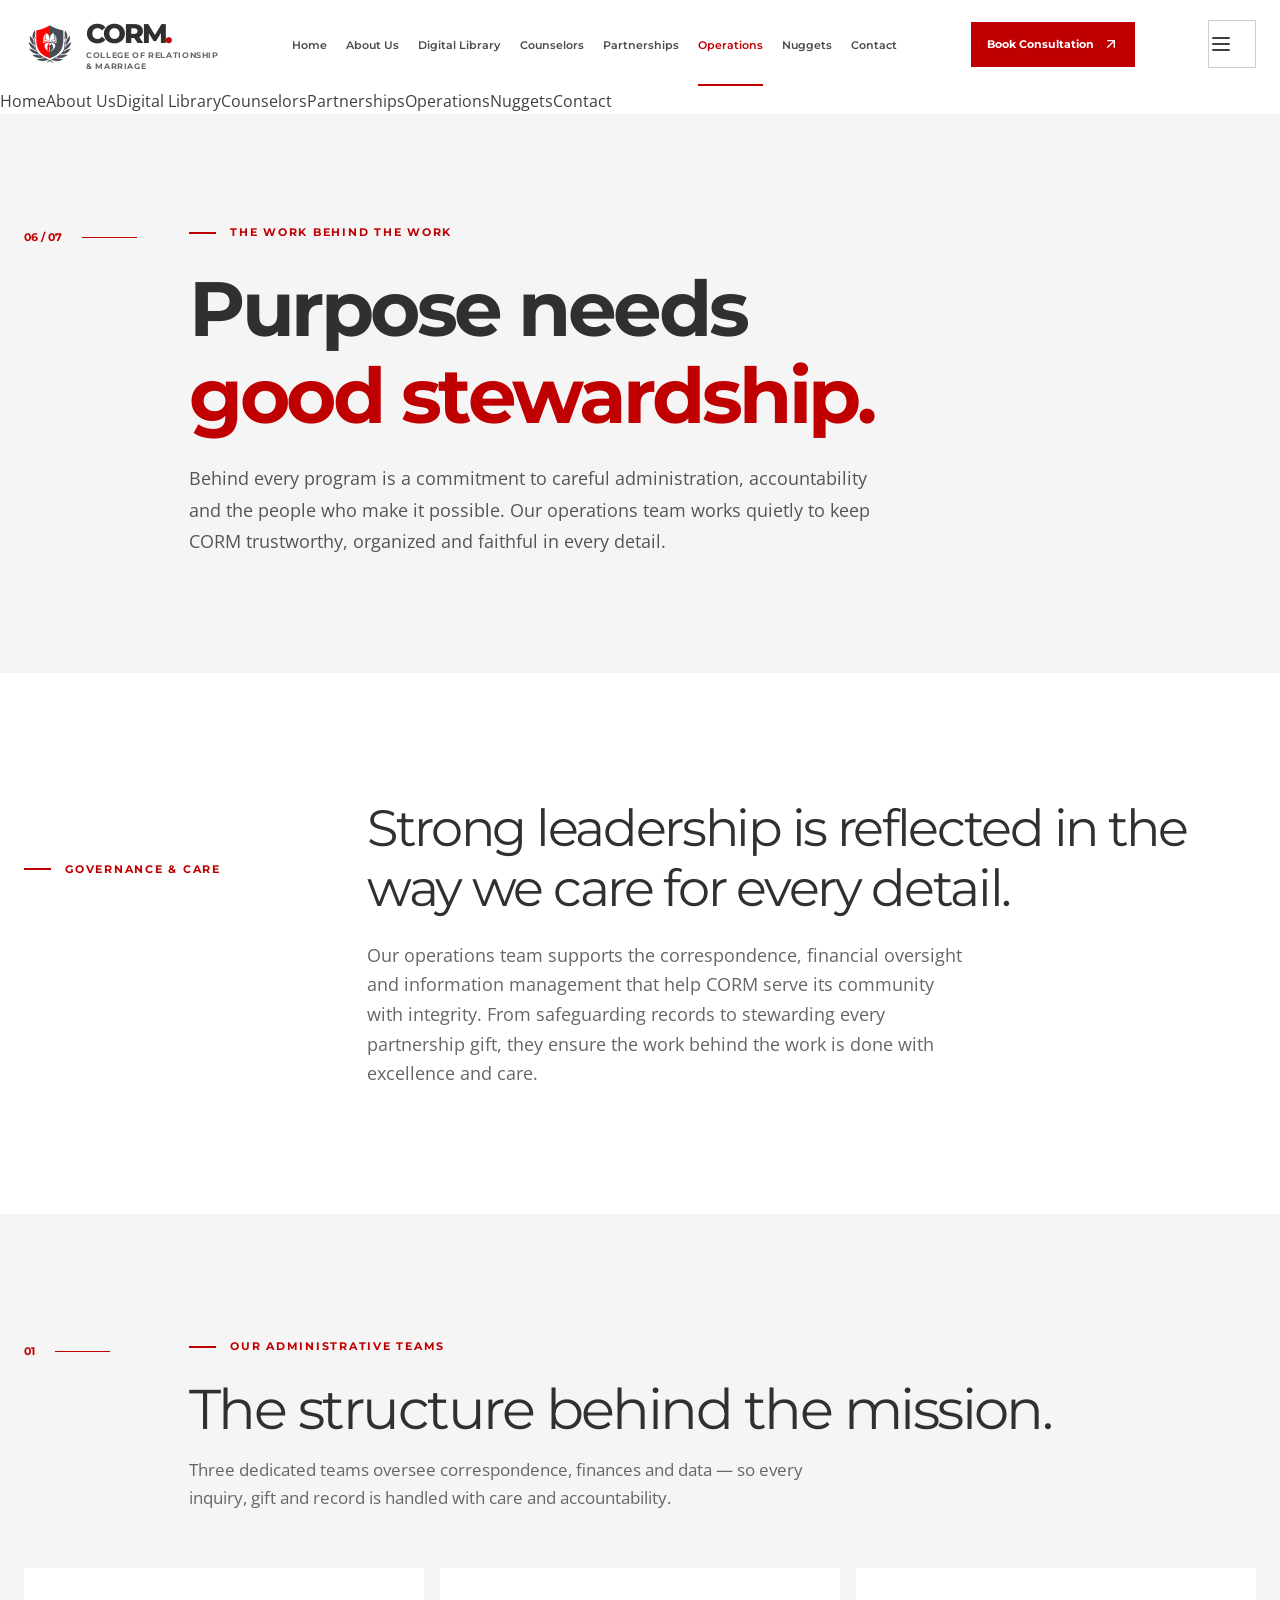
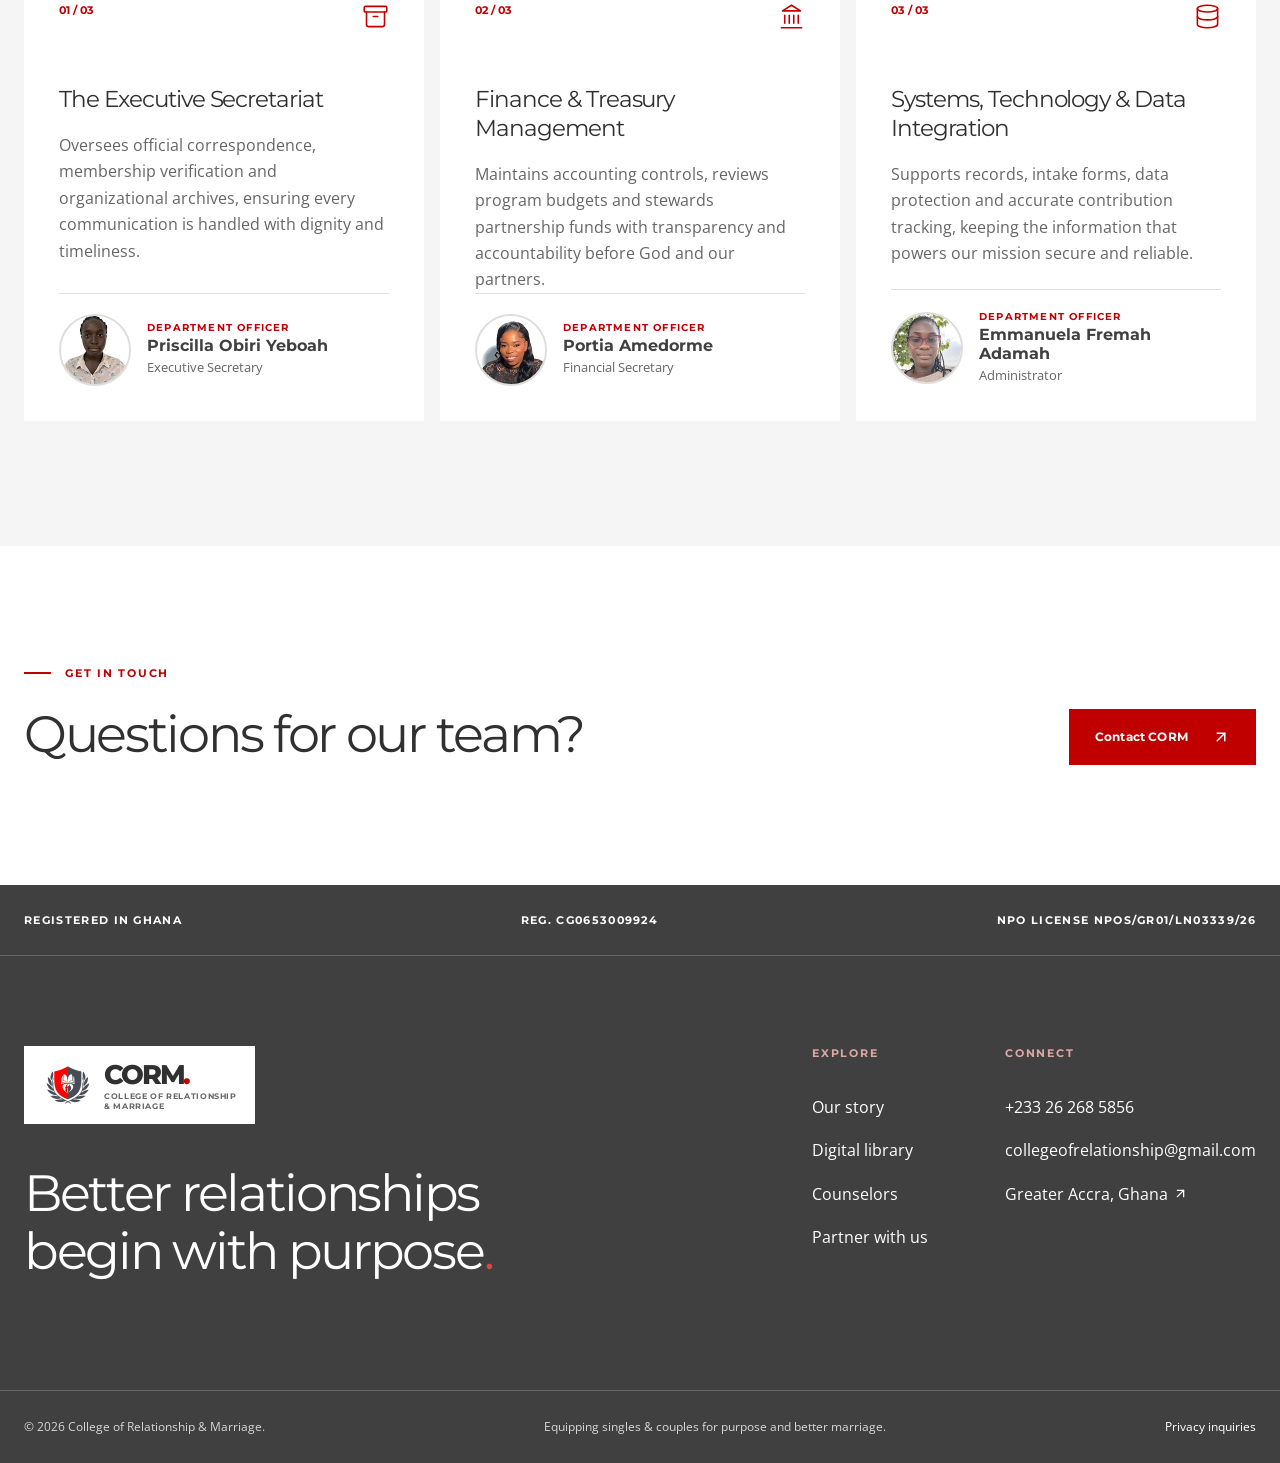
<file: operations.html>
<!doctype html>
<!DOCTYPE html>

<!DOCTYPE html>

<!DOCTYPE html>

<html lang="en" style=""><meta charset="utf-8"/>
<meta content="width=device-width, initial-scale=1.0" name="viewport"/>
<meta content="#404040" name="theme-color"/>
<meta content="Meet the administrative team supporting CORM’s correspondence, finance and data operations." name="description"/>
<title>Operations Team | College of Relationship &amp; Marriage</title>
<style>:root{--sf-img-3: url("[data-uri]")}</style><style>@font-face{font-family:"Montserrat";font-style:normal;font-weight:400 800;src:url([data-uri])format("woff2");unicode-range:U+0000-00FF,U+0131,U+0152-0153,U+02BB-02BC,U+02C6,U+02DA,U+02DC,U+0304,U+0308,U+0329,U+2000-206F,U+20AC,U+2122,U+2191,U+2193,U+2212,U+2215,U+FEFF,U+FFFD}@font-face{font-family:"Open Sans";font-style:normal;font-weight:400;font-stretch:100%;src:url([data-uri])format("woff2");unicode-range:U+0000-00FF,U+0131,U+0152-0153,U+02BB-02BC,U+02C6,U+02DA,U+02DC,U+0304,U+0308,U+0329,U+2000-206F,U+20AC,U+2122,U+2191,U+2193,U+2212,U+2215,U+FEFF,U+FFFD}*,:before,:after,::backdrop{--tw-border-spacing-x:0;--tw-border-spacing-y:0;--tw-translate-x:0;--tw-translate-y:0;--tw-rotate:0;--tw-skew-x:0;--tw-skew-y:0;--tw-scale-x:1;--tw-scale-y:1;--tw-pan-x: ;--tw-pan-y: ;--tw-pinch-zoom: ;--tw-scroll-snap-strictness:proximity;--tw-gradient-from-position: ;--tw-gradient-via-position: ;--tw-gradient-to-position: ;--tw-ordinal: ;--tw-slashed-zero: ;--tw-numeric-figure: ;--tw-numeric-spacing: ;--tw-numeric-fraction: ;--tw-ring-inset: ;--tw-ring-offset-width:0px;--tw-ring-offset-color:#fff;--tw-ring-color:#3b82f680;--tw-ring-offset-shadow:0 0#0000;--tw-ring-shadow:0 0#0000;--tw-shadow:0 0#0000;--tw-shadow-colored:0 0#0000;--tw-blur: ;--tw-brightness: ;--tw-contrast: ;--tw-grayscale: ;--tw-hue-rotate: ;--tw-invert: ;--tw-saturate: ;--tw-sepia: ;--tw-drop-shadow: ;--tw-backdrop-blur: ;--tw-backdrop-brightness: ;--tw-backdrop-contrast: ;--tw-backdrop-grayscale: ;--tw-backdrop-hue-rotate: ;--tw-backdrop-invert: ;--tw-backdrop-opacity: ;--tw-backdrop-saturate: ;--tw-backdrop-sepia: ;--tw-contain-size: ;--tw-contain-layout: ;--tw-contain-paint: ;--tw-contain-style: }*,:before,:after{box-sizing:border-box;border:0 solid #e5e7eb}:before,:after{--tw-content:""}html,:host{-webkit-text-size-adjust:100%;tab-size:4;font-feature-settings:normal;font-variation-settings:normal;-webkit-tap-highlight-color:transparent;font-family:ui-sans-serif,system-ui,sans-serif,Apple Color Emoji,Segoe UI Emoji,Segoe UI Symbol,Noto Color Emoji;line-height:1.5}body{margin:0}h1,h2,h3{font-weight:inherit}a{color:inherit;-webkit-text-decoration:inherit;text-decoration:inherit}strong{font-weight:bolder}small{font-size:80%}button{font-feature-settings:inherit;font-variation-settings:inherit;font-family:inherit;font-size:100%;font-weight:inherit;line-height:inherit;letter-spacing:inherit;color:inherit;margin:0;padding:0}button{text-transform:none}button{-webkit-appearance:button;background-color:#0000;background-image:none}:-moz-focusring{outline:auto}:-moz-ui-invalid{box-shadow:none}::-webkit-inner-spin-button{height:auto}::-webkit-outer-spin-button{height:auto}::-webkit-search-decoration{-webkit-appearance:none}::-webkit-file-upload-button{-webkit-appearance:button;font:inherit}h1,h2,h3,p{margin:0}ol{margin:0;list-style:none}input::-moz-placeholder{opacity:1;color:#9ca3af}textarea::-moz-placeholder{opacity:1;color:#9ca3af}:disabled{cursor:default}img,svg{vertical-align:middle;display:block}img{max-width:100%}:root{--background:0 0% 100%;--foreground:0 0% 3.9%;--card:0 0% 100%;--card-foreground:0 0% 3.9%;--popover:0 0% 100%;--popover-foreground:0 0% 3.9%;--primary:0 0% 9%;--primary-foreground:0 0% 98%;--secondary:0 0% 96.1%;--secondary-foreground:0 0% 9%;--muted:0 0% 96.1%;--muted-foreground:0 0% 45.1%;--accent:0 0% 96.1%;--accent-foreground:0 0% 9%;--destructive:0 84.2% 60.2%;--destructive-foreground:0 0% 98%;--border:0 0% 89.8%;--input:0 0% 89.8%;--ring:0 0% 3.9%;--chart-1:12 76% 61%;--chart-2:173 58% 39%;--chart-3:197 37% 24%;--chart-4:43 74% 66%;--chart-5:27 87% 67%;--radius:.5rem;--font-heading:ui-sans-serif,system-ui,sans-serif;--font-body:ui-sans-serif,system-ui,sans-serif;--font-display:ui-sans-serif,system-ui,sans-serif;--font-mono:ui-monospace,SFMono-Regular,Menlo,Monaco,Consolas,"Liberation Mono","Courier New",monospace;--sidebar-background:0 0% 98%;--sidebar-foreground:240 5.3% 26.1%;--sidebar-primary:240 5.9% 10%;--sidebar-primary-foreground:0 0% 98%;--sidebar-accent:240 4.8% 95.9%;--sidebar-accent-foreground:240 5.9% 10%;--sidebar-border:220 13% 91%;--sidebar-ring:217.2 91.2% 59.8%}*{border-color:hsl(var(--border));outline-color:hsl(var(--ring)/.5)}body{background-color:hsl(var(--background))}@media (width>=640px){.container{max-width:640px}}@media (width>=768px){.container{max-width:768px}}@media (width>=1024px){.container{max-width:1024px}}@media (width>=1280px){.container{max-width:1280px}}@media (width>=1536px){.container{max-width:1536px}}.fixed{position:fixed}.absolute{position:absolute}.relative{position:relative}.inset-0{inset:0}.top-0{top:0}.z-\[100\]{z-index:100}.block{display:block}.inline-block{display:inline-block}.flex{display:flex}.h-full{height:100%}.max-h-screen{max-height:100vh}.w-full{width:100%}@keyframes pulse{50%{opacity:.5}}@keyframes spin{to{transform:rotate(360deg)}}.flex-col-reverse{flex-direction:column-reverse}.overflow-hidden{overflow:hidden}.object-cover{-o-object-fit:cover;object-fit:cover}.p-4{padding:1rem}.text-\[\#e34545\]{--tw-text-opacity:1;color:rgb(227 69 69/var(--tw-text-opacity,1))}@keyframes enter{0%{opacity:var(--tw-enter-opacity,1);transform:translate3d(var(--tw-enter-translate-x,0),var(--tw-enter-translate-y,0),0) scale3d(var(--tw-enter-scale,1),var(--tw-enter-scale,1),var(--tw-enter-scale,1)) rotate(var(--tw-enter-rotate,0))}}@keyframes exit{to{opacity:var(--tw-exit-opacity,1);transform:translate3d(var(--tw-exit-translate-x,0),var(--tw-exit-translate-y,0),0) scale3d(var(--tw-exit-scale,1),var(--tw-exit-scale,1),var(--tw-exit-scale,1)) rotate(var(--tw-exit-rotate,0))}}:root{--font-heading:"Montserrat",sans-serif;--font-body:"Open Sans",sans-serif}html{scroll-behavior:smooth}body{color:#404040;font-family:Open Sans,sans-serif;font-size:16px;line-height:1.65}button{font:inherit}button{cursor:pointer}a,button{-webkit-tap-highlight-color:transparent}:focus-visible{outline-offset:3px;outline:3px solid #0056b3}::selection{color:#fff;background:#c00000}.container{width:min(100% - 48px,1240px);margin-inline:auto}.eyebrow{letter-spacing:.16em;text-transform:uppercase;font:700 11px/1.4 Montserrat,sans-serif;display:block}.red-thread{color:#c00000;align-items:center;gap:14px;display:flex}.red-thread:before{content:"";background:#c00000;flex:none;width:27px;height:2px;display:block}h1,h2,h3{letter-spacing:-.045em;color:#303030;font-family:Montserrat,sans-serif}em{color:#c00000;font-style:normal}.button{letter-spacing:.015em;border:1px solid #0000;justify-content:center;align-items:center;gap:24px;min-height:56px;padding:0 25px;font:700 12px Montserrat,sans-serif;text-decoration:none;transition:background .25s,color .25s,transform .25s;display:inline-flex}.button:hover{transform:translateY(-2px)}.button-red{color:#fff;background:#c00000}.button-red:hover{background:#9e0000}.button-red:disabled{opacity:.55;cursor:wait}.skip-link{z-index:100;background:#fff;padding:12px;position:absolute;top:-100px;left:20px}.skip-link:focus{top:12px}.site-header{z-index:40;background:#fff;border-bottom:1px solid #eee;position:relative}.header-inner{justify-content:space-between;align-items:center;gap:22px;width:min(100% - 48px,1380px);min-height:88px;margin:auto;display:flex}.brand{align-items:center;gap:10px;min-width:170px;display:flex}.brand-logo{flex:none;width:52px;height:52px}.brand-words{flex-direction:column;line-height:1;display:flex}.brand-words strong{letter-spacing:-.08em;color:#303030;font:800 27px Montserrat}.brand-dot{color:#c00000}.brand-words small{letter-spacing:.08em;color:#676767;font:700 8px/1.35 Montserrat}.desktop-nav{align-items:center;gap:clamp(11px,1.5vw,25px);display:flex}.desktop-nav a{white-space:nowrap;color:#4b4b4b;border-bottom:2px solid #0000;padding:35px 0 32px;font:600 11px Montserrat;text-decoration:none}.desktop-nav a:hover,.desktop-nav a.active{color:#c00000;border-color:#c00000}.header-cta{white-space:nowrap;color:#fff;background:#c00000;align-items:center;gap:9px;min-height:45px;padding:0 16px;font:700 11px Montserrat;text-decoration:none;display:inline-flex}.header-cta:hover{background:#9e0000}.menu-trigger{background:#fff;border:1px solid #ccc;justify-content:center;align-items:center;width:48px;height:48px}.site-footer{color:#fff;background:#404040}.footer-cert{letter-spacing:.12em;border-bottom:1px solid #ffffff35;flex-wrap:wrap;justify-content:space-between;gap:14px;max-width:1380px;margin:auto;padding:28px 24px;font:700 11px Montserrat;display:flex}.footer-main{justify-content:space-between;gap:60px;width:min(100% - 48px,1240px);margin:auto;padding:90px 0 110px;display:flex}.footer-brand-badge{background:#fff;padding:12px 18px;display:inline-block}.footer-main h2{color:#fff;margin-top:40px;font-size:clamp(32px,4vw,62px);line-height:1.13}.footer-links{gap:clamp(40px,6vw,100px);display:flex}.footer-links>div{flex-direction:column;align-items:flex-start;gap:17px;display:flex}.footer-links .eyebrow{color:#e0a6a6;margin-bottom:16px}.footer-links a,.footer-bottom a{color:#fff;align-items:center;gap:5px;text-decoration:none;display:inline-flex}.footer-links a:hover,.footer-bottom a:hover{text-decoration:underline}.footer-bottom{color:#d6d6d6;border-top:1px solid #ffffff35;flex-wrap:wrap;justify-content:space-between;gap:20px;padding:26px max(24px,50vw - 620px);font-size:12px;display:flex}.page-intro{background:#f5f5f5;padding:110px 0 115px}.page-intro-inner{grid-template-columns:140px 1fr;gap:25px;display:grid}.section-index{color:#c00000;white-space:nowrap;align-items:flex-start;gap:20px;padding-top:5px;font:700 11px Montserrat;display:flex}.index-rule{background:#c00000;width:55px;height:1px;margin-top:7px;display:block}.page-intro h1{margin:25px 0 24px;font-size:clamp(42px,6vw,84px);font-weight:700;line-height:1.13}.intro-description{color:#555;max-width:710px;font-size:18px;line-height:1.75}.section-space{padding-top:125px;padding-bottom:125px}.stone-section{background:#f5f5f5}.section-heading{grid-template-columns:140px 1fr;gap:25px;margin-bottom:56px;display:grid}.section-heading h2{margin:23px 0 14px;font-size:clamp(34px,4.4vw,62px);line-height:1.15}.section-heading p:not(.eyebrow){color:#666;max-width:640px;font-size:17px}.home-next{justify-content:space-between;align-items:end;gap:24px;padding-top:120px;padding-bottom:120px;display:flex}.home-next h2{margin-top:22px;font-size:clamp(30px,4vw,55px);line-height:1.2}.operations-lead h2{margin:23px 0;font-size:clamp(34px,4vw,56px);line-height:1.17}.counselor-photo{width:100%;height:100%;display:block}.operations-lead{-moz-column-gap:35px;grid-template-columns:25% 1fr;column-gap:35px;display:grid}.operations-lead h2{margin-top:0}.operations-lead p{color:#666;grid-column:2;max-width:600px;font-size:18px}.operations-grid{grid-template-columns:repeat(3,1fr);gap:16px;display:grid}.operation-card{background:#fff;flex-direction:column;min-height:440px;padding:35px;display:flex}.operation-top{color:#c00000;justify-content:space-between;font:700 11px Montserrat;display:flex}.operation-card h3{margin:55px 0 18px;font-size:23px;line-height:1.25}.operation-card>p{color:#666}.operation-person{border-top:1px solid #ddd;align-items:center;gap:16px;margin-top:auto;padding-top:20px;display:flex}.officer-photo{border:2px solid #ddd;border-radius:50%;flex:none;width:72px;height:72px;overflow:hidden}.officer-meta{flex-direction:column;gap:2px;display:flex}.operation-person span{letter-spacing:.12em;color:#c00000;font:700 10px Montserrat}.operation-person strong{font:700 16px Montserrat}.operation-person small{color:#666}@media (width<=1180px){.desktop-nav,.header-cta{display:none}.menu-trigger{display:flex}}@media (width<=767px){.container{width:min(100% - 36px,1240px)}.header-inner{width:calc(100% - 36px);min-height:75px}.page-intro{padding:70px 0 75px}.page-intro-inner,.section-heading{grid-template-columns:1fr;gap:16px}.page-intro h1{font-size:clamp(38px,10vw,59px)}.intro-description{font-size:16px}.section-space{padding-top:80px;padding-bottom:80px}.section-heading{margin-bottom:38px}.section-heading h2{font-size:38px}.operations-grid{grid-template-columns:1fr}.home-next{flex-direction:column;align-items:flex-start;padding-top:80px;padding-bottom:80px}.operations-lead{grid-template-columns:1fr}.operations-lead p{grid-column:1}.operation-card{min-height:330px}.footer-main{flex-direction:column;padding:70px 0}.footer-links{flex-wrap:wrap}.footer-cert{display:grid}}@media (width<=480px){.footer-links{flex-direction:column}}@media (prefers-reduced-motion:reduce){*,:before,:after{scroll-behavior:auto!important;transition:none!important;animation:none!important}}.has-\[\:disabled\]\:opacity-50:has(:disabled){opacity:.5}@keyframes accordion-up{0%{height:var(--radix-accordion-content-height)}to{height:0}}@keyframes accordion-down{0%{height:0}to{height:var(--radix-accordion-content-height)}}@media (width>=640px){.sm\:bottom-0{bottom:0}.sm\:right-0{right:0}.sm\:top-auto{top:auto}.sm\:flex-col{flex-direction:column}}@media (width>=768px){.md\:max-w-\[420px\]{max-width:420px}}</style>
<meta content="CORM" property="og:title"/>
<meta content="The College of Relationship and Marriage provides faith-based guidance, counseling resources, and mentorship to help individuals and couples build purposeful, God-centered relationships." property="og:description"/>

<meta content="website" property="og:type"/>
<meta content="CORM" property="og:site_name"/>
<meta content="CORM" name="twitter:title"/>
<meta content="The College of Relationship and Marriage provides faith-based guidance, counseling resources, and mentorship to help individuals and couples build purposeful, God-centered relationships." name="twitter:description"/>

<meta content="summary_large_image" name="twitter:card"/>
<meta content="yes" name="mobile-web-app-capable"/>
<meta content="black" name="apple-mobile-web-app-status-bar-style"/>
<meta content="CORM" name="apple-mobile-web-app-title"/>
<script data-seo-source="builder" type="application/ld+json">{"name":"CORM","@context":"https://schema.org","@type":"WebSite"}</script>
<script data-seo-source="builder" type="application/ld+json">{"name":"CORM","@context":"https://schema.org","@type":"Organization"}</script>
<script data-corm-schema="" type="application/ld+json">{"@context":"https://schema.org","@type":"NGO","name":"College of Relationship and Marriage","alternateName":"CORM","description":"Meet the administrative team supporting CORM’s correspondence, finance and data operations.","areaServed":"Ghana","address":{"@type":"PostalAddress","addressRegion":"Greater Accra","addressCountry":"GH"},"telephone":"+233262685856","email":"collegeofrelationship@gmail.com"}</script><meta content="no-referrer" name="referrer"/><link href="[data-uri]" rel="icon" type="image/png"/><meta content="default-src 'none'; font-src 'self' data:; img-src 'self' data:; style-src 'unsafe-inline'; media-src 'self' data:; script-src 'unsafe-inline' data:; object-src 'self' data:; frame-src 'self' data:; form-action 'none'; base-uri 'none';" http-equiv="content-security-policy"/>
<body>
<div id="root"><a class="skip-link" href="#main">Skip to content</a><header class="site-header"><div class="header-inner"><a aria-label="CORM home" href="index.html"><div aria-label="College of Relationship and Marriage" class="brand"><span class="inline-block relative brand-logo"><span class="block relative w-full h-full overflow-hidden"><img alt="CORM crest" class="w-full h-full inset-0 absolute object-cover" loading="lazy" src='data:image/svg+xml,&lt;svg xmlns="http://www.w3.org/2000/svg" width="52" height="52"&gt;&lt;rect fill-opacity="0"/&gt;&lt;/svg&gt;' style="background-blend-mode:normal!important;background-clip:content-box!important;background-position:50% 50%!important;background-color:rgba(0,0,0,0)!important;background-image:var(--sf-img-3)!important;background-size:cover!important;background-origin:content-box!important;background-repeat:no-repeat!important;background-attachment:scroll!important"/></span></span><div class="brand-words"><strong>CORM<span class="brand-dot">.</span></strong><small>COLLEGE OF RELATIONSHIP<br/>&amp; MARRIAGE</small></div></div></a><nav aria-label="Main navigation" class="desktop-nav"><a href="index.html">Home</a><a href="about.html">About Us</a><a href="library.html">Digital Library</a><a href="counselors.html">Counselors</a><a href="partnerships.html">Partnerships</a><a aria-current="page" class="active" href="operations.html">Operations</a><a href="nuggets.html">Nuggets</a><a href="contact.html">Contact</a></nav><a class="header-cta" href="counselors.html#request">Book Consultation <svg class="lucide lucide-arrow-up-right" fill="none" height="16" stroke="currentColor" stroke-linecap="round" stroke-linejoin="round" stroke-width="2" viewbox="0 0 24 24" width="16" xmlns="http://www.w3.org/2000/svg"><path d="M7 7h10v10"></path><path d="M7 17 17 7"></path></svg></a><button aria-controls="corm-mobile-nav" aria-expanded="false" aria-label="Open menu" class="menu-trigger corm-mobile-trigger" type="button"><svg class="lucide lucide-menu" fill="none" height="24" stroke="currentColor" stroke-linecap="round" stroke-linejoin="round" stroke-width="2" viewbox="0 0 24 24" width="24" xmlns="http://www.w3.org/2000/svg"><line x1="4" x2="20" y1="12" y2="12"></line><line x1="4" x2="20" y1="6" y2="6"></line><line x1="4" x2="20" y1="18" y2="18"></line></svg></button></div><nav aria-label="Main navigation" class="corm-mobile-nav" id="corm-mobile-nav"><a href="index.html">Home</a><a href="about.html">About Us</a><a href="library.html">Digital Library</a><a href="counselors.html">Counselors</a><a href="partnerships.html">Partnerships</a><a aria-current="page" class="active" href="operations.html">Operations</a><a href="nuggets.html">Nuggets</a><a href="contact.html">Contact</a></nav></header><main id="main"><section class="page-intro"><div class="container page-intro-inner"><div class="section-index"><span>06 / 07</span><span class="index-rule"></span></div><div><p class="eyebrow red-thread">THE WORK BEHIND THE WORK<h1>Purpose needs<br/><em>good stewardship.</em></h1><p class="intro-description">Behind every program is a commitment to careful administration, accountability and the people who make it possible. Our operations team works quietly to keep CORM trustworthy, organized and faithful in every detail.</p></p></div></div></section><section class="container operations-lead section-space"><span class="eyebrow red-thread">GOVERNANCE &amp; CARE</span><h2>Strong leadership is reflected in the way we care for every detail.</h2><p>Our operations team supports the correspondence, financial oversight and information management that help CORM serve its community with integrity. From safeguarding records to stewarding every partnership gift, they ensure the work behind the work is done with excellence and care.</p></section><section class="stone-section section-space"><div class="container"><div class="section-heading"><div class="section-index"><span>01</span><span class="index-rule"></span></div><div><p class="eyebrow red-thread">OUR ADMINISTRATIVE TEAMS<h2>The structure behind the mission.</h2><p>Three dedicated teams oversee correspondence, finances and data — so every inquiry, gift and record is handled with care and accountability.</p></p></div></div><div class="operations-grid"><article class="operation-card"><div class="operation-top"><span>01 / 03</span><svg class="lucide lucide-archive" fill="none" height="27" stroke="currentColor" stroke-linecap="round" stroke-linejoin="round" stroke-width="1.4" viewbox="0 0 24 24" width="27" xmlns="http://www.w3.org/2000/svg"><rect height="5" rx="1" width="20" x="2" y="3"></rect><path d="M4 8v11a2 2 0 0 0 2 2h12a2 2 0 0 0 2-2V8"></path><path d="M10 12h4"></path></svg></div><h3>The Executive Secretariat</h3><p>Oversees official correspondence, membership verification and organizational archives, ensuring every communication is handled with dignity and timeliness.<div class="operation-person"><div class="officer-photo"><span class="inline-block relative counselor-photo"><span class="block relative w-full h-full overflow-hidden"><img alt="Priscilla Obiri Yeboah" class="w-full h-full inset-0 absolute object-cover" loading="lazy" src="[data-uri]"/></span></span></div><div class="officer-meta"><span>DEPARTMENT OFFICER</span><strong>Priscilla Obiri Yeboah</strong><small>Executive Secretary</small></div></div></p></article><article class="operation-card"><div class="operation-top"><span>02 / 03</span><svg class="lucide lucide-landmark" fill="none" height="27" stroke="currentColor" stroke-linecap="round" stroke-linejoin="round" stroke-width="1.4" viewbox="0 0 24 24" width="27" xmlns="http://www.w3.org/2000/svg"><line x1="3" x2="21" y1="22" y2="22"></line><line x1="6" x2="6" y1="18" y2="11"></line><line x1="10" x2="10" y1="18" y2="11"></line><line x1="14" x2="14" y1="18" y2="11"></line><line x1="18" x2="18" y1="18" y2="11"></line><polygon points="12 2 20 7 4 7"></polygon></svg></div><h3>Finance &amp; Treasury Management</h3><p>Maintains accounting controls, reviews program budgets and stewards partnership funds with transparency and accountability before God and our partners.<div class="operation-person"><div class="officer-photo"><span class="inline-block relative counselor-photo"><span class="block relative w-full h-full overflow-hidden"><img alt="Portia Amedorme" class="w-full h-full inset-0 absolute object-cover" loading="lazy" src="[data-uri]"/></span></span></div><div class="officer-meta"><span>DEPARTMENT OFFICER</span><strong>Portia Amedorme</strong><small>Financial Secretary</small></div></div></p></article><article class="operation-card"><div class="operation-top"><span>03 / 03</span><svg class="lucide lucide-database" fill="none" height="27" stroke="currentColor" stroke-linecap="round" stroke-linejoin="round" stroke-width="1.4" viewbox="0 0 24 24" width="27" xmlns="http://www.w3.org/2000/svg"><ellipse cx="12" cy="5" rx="9" ry="3"></ellipse><path d="M3 5V19A9 3 0 0 0 21 19V5"></path><path d="M3 12A9 3 0 0 0 21 12"></path></svg></div><h3>Systems, Technology &amp; Data Integration</h3><p>Supports records, intake forms, data protection and accurate contribution tracking, keeping the information that powers our mission secure and reliable.<div class="operation-person"><div class="officer-photo"><span class="inline-block relative counselor-photo"><span class="block relative w-full h-full overflow-hidden"><img alt="Emmanuela Fremah Adamah" class="w-full h-full inset-0 absolute object-cover" loading="lazy" src="[data-uri]"/></span></span></div><div class="officer-meta"><span>DEPARTMENT OFFICER</span><strong>Emmanuela Fremah Adamah</strong><small>Administrator</small></div></div></p></article></div></div></section><section class="home-next container"><div><span class="eyebrow red-thread">GET IN TOUCH</span><h2>Questions for our team?</h2></div><a class="button button-red" href="contact.html">Contact CORM <svg class="lucide lucide-arrow-up-right" fill="none" height="18" stroke="currentColor" stroke-linecap="round" stroke-linejoin="round" stroke-width="2" viewbox="0 0 24 24" width="18" xmlns="http://www.w3.org/2000/svg"><path d="M7 7h10v10"></path><path d="M7 17 17 7"></path></svg></a></section></main><footer class="site-footer"><div class="footer-cert"><span>REGISTERED IN GHANA</span><span>REG. CG0653009924</span><span>NPO LICENSE NPOS/GR01/LN03339/26</span></div><div class="footer-main"><div><div class="footer-brand-badge"><div aria-label="College of Relationship and Marriage" class="brand"><span class="inline-block relative brand-logo"><span class="block relative w-full h-full overflow-hidden"><img alt="CORM crest" class="w-full h-full inset-0 absolute object-cover" loading="lazy" src='data:image/svg+xml,&lt;svg xmlns="http://www.w3.org/2000/svg" width="52" height="52"&gt;&lt;rect fill-opacity="0"/&gt;&lt;/svg&gt;' style="background-blend-mode:normal!important;background-clip:content-box!important;background-position:50% 50%!important;background-color:rgba(0,0,0,0)!important;background-image:var(--sf-img-3)!important;background-size:cover!important;background-origin:content-box!important;background-repeat:no-repeat!important;background-attachment:scroll!important"/></span></span><div class="brand-words"><strong>CORM<span class="brand-dot">.</span></strong><small>COLLEGE OF RELATIONSHIP<br/>&amp; MARRIAGE</small></div></div></div><h2>Better relationships<br/>begin with purpose<span class="text-[#e34545]">.</span></h2></div><div class="footer-links"><div><span class="eyebrow">EXPLORE</span><a href="about.html">Our story</a><a href="library.html">Digital library</a><a href="counselors.html">Counselors</a><a href="partnerships.html">Partner with us</a></div><div><span class="eyebrow">CONNECT</span><a href="tel:+233262685856">+233 26 268 5856</a><a href="mailto:collegeofrelationship@gmail.com">collegeofrelationship@gmail.com</a><a href="contact.html">Greater Accra, Ghana <svg class="lucide lucide-arrow-up-right" fill="none" height="15" stroke="currentColor" stroke-linecap="round" stroke-linejoin="round" stroke-width="2" viewbox="0 0 24 24" width="15" xmlns="http://www.w3.org/2000/svg"><path d="M7 7h10v10"></path><path d="M7 17 17 7"></path></svg></a></div></div></div><div class="footer-bottom"><span>© 2026 College of Relationship &amp; Marriage.</span><span>Equipping singles &amp; couples for purpose and better marriage.</span><a href="mailto:collegeofrelationship@gmail.com?subject=Privacy%20inquiry">Privacy inquiries</a></div></footer><div aria-label="Notifications (F8)" role="region" style="pointer-events:none" tabindex="-1"><ol class="fixed top-0 z-[100] flex max-h-screen w-full flex-col-reverse p-4 sm:bottom-0 sm:right-0 sm:top-auto sm:flex-col md:max-w-[420px]" tabindex="-1"></ol></div></div>
<script defer="True" src="site.js"></script></body></html>
</file>
